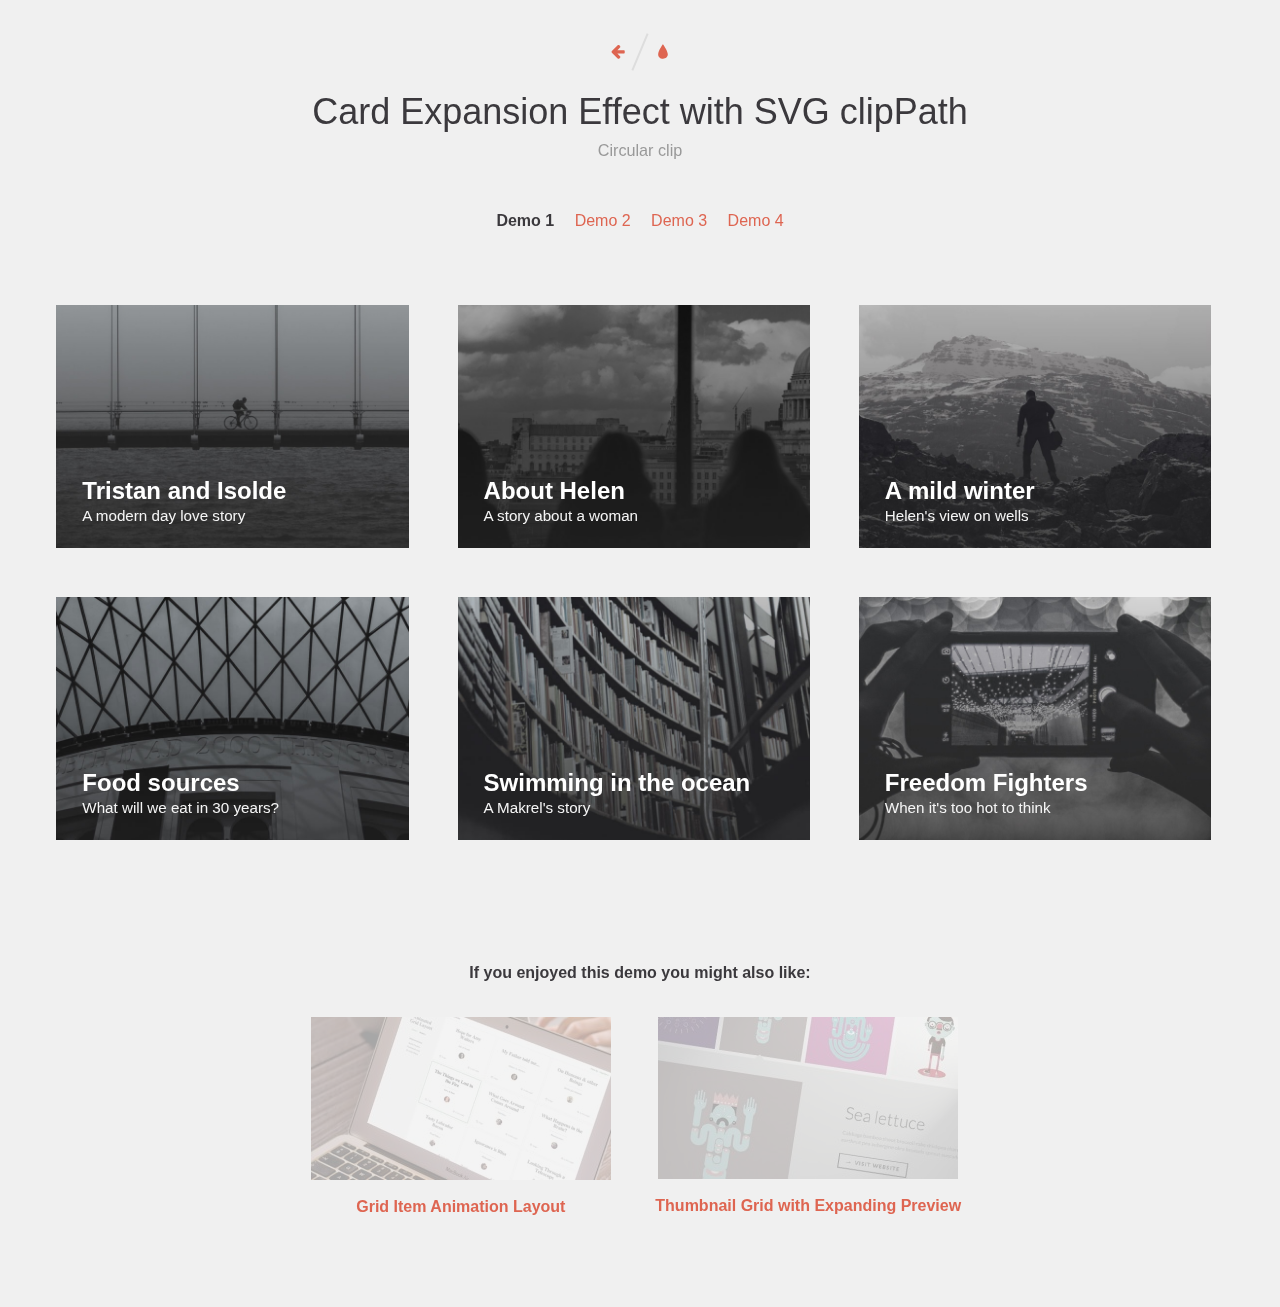
<file: index.html>
<!DOCTYPE html>
<html lang="en" class="no-js">

<head>
	<meta charset="UTF-8" />
	<meta http-equiv="X-UA-Compatible" content="IE=edge">
	<meta name="viewport" content="width=device-width, initial-scale=1">
	<title>Card Expansion Effect - Demo 1</title>
	<meta name="description" content="Card Expansion Effect with SVG clipPath" />
	<meta name="keywords" content="clipPath, svg, effect, layout, expansion, images, grid, polygon" />
	<meta name="author" content="Claudio Calautti for Codrops" />
	<link rel="shortcut icon" href="favicon.ico">
	<link rel="stylesheet" type="text/css" href="css/normalize.css" />
	<link rel="stylesheet" type="text/css" href="fonts/font-awesome-4.3.0/css/font-awesome.min.css" />
	<link rel="stylesheet" type="text/css" href="css/demo.css" />
	<link rel="stylesheet" type="text/css" href="css/card.css" />
	<link rel="stylesheet" type="text/css" href="css/pattern.css" />
	<!--[if IE]>
	  <script src="http://html5shiv.googlecode.com/svn/trunk/html5.js"></script>
	<![endif]-->
	<script>
	if (navigator.userAgent.toLowerCase().indexOf('firefox') > -1) {
		var root = document.getElementsByTagName('html')[0];
		root.setAttribute('class', 'ff');
	};
	</script>
</head>
<body class="demo-1">
	<div class="container">
		<header class="codrops-header">
			<div class="codrops-links">
				<a class="codrops-icon codrops-icon--prev" href="http://tympanus.net/Development/ColorExtraction/" title="Previous Demo"><span>Previous Demo</span></a>
				<a class="codrops-icon codrops-icon--drop" href="http://tympanus.net/codrops/?p=24222" title="Back to the article"><span>Back to the Codrops article</span></a>
			</div>
			<h1>Card Expansion Effect with SVG clipPath <span>Circular clip</span></h1>
			<nav class="codrops-demos">
				<a class="current-demo" href="index.html">Demo 1</a>
				<a href="index2.html">Demo 2</a>
				<a href="index3.html">Demo 3</a>
				<a href="index4.html">Demo 4</a>
			</nav>
		</header>
		<div class="content">
			<!-- trianglify pattern container -->
			<div class="pattern pattern--hidden"></div>
			<!-- cards -->
			<div class="wrapper">
				<div class="card">
					<div class="card__container card__container--closed">
						<svg class="card__image" xmlns="http://www.w3.org/2000/svg" xmlns:xlink="http://www.w3.org/1999/xlink" viewBox="0 0 1920 500" preserveAspectRatio="xMidYMid slice">
							<defs>
								<clipPath id="clipPath1">
									<!-- r = 992 = hyp = Math.sqrt(960*960+250*250) -->
									<circle class="clip" cx="960" cy="250" r="992"></circle>
								</clipPath>
							</defs>
							<image clip-path="url(#clipPath1)" width="1920" height="500" xlink:href="img/a.jpg"></image>
						</svg>
						<div class="card__content">
							<i class="card__btn-close fa fa-times"></i>
							<div class="card__caption">
								<h2 class="card__title">Tristan and Isolde</h2>
								<p class="card__subtitle">A modern day love story</p>
							</div>
							<div class="card__copy">
								<div class="meta">
									<img class="meta__avatar" src="img/authors/1.png" alt="author01" />
									<span class="meta__author">Gerry Sutherland</span>
									<span class="meta__date">06/19/2015</span>
								</div>
								<p>Business model canvas bootstrapping deployment startup. In A/B testing pivot niche market alpha conversion startup down monetization partnership business-to-consumer success for investor mass market business-to-business.</p>
								<p>Release creative social proof influencer iPad crowdsource gamification learning curve network effects monetization. Gamification business plan mass market www.discoverartisans.com direct mailing ecosystem seed round sales long tail vesting period.</p>
								<p>Product management ramen bootstrapping seed round venture holy grail technology backing partner network entrepreneur beta marketing value proposition. Android stealth conversion scrum project network effects. Creative alpha long tail conversion stealth growth hacking iteration investor A/B testing prototype customer. Startup www.discoverartisans.com direct mailing launch party partnership market ramen metrics focus value proposition.</p>
								<p>Stock infrastructure seed round sales paradigm shift technology user experience focus gamification. Partnership metrics business plan stealth business-to-business. Deployment graphical user interface monetization. Twitter incubator scrum project entrepreneur branding burn rate ramen backing paradigm shift virality crowdsource.</p>
								<p>Social proof MVP ecosystem. Ramen launch party pitch deployment stealth. Vesting period MVP equity. Focus creative partnership founders iteration agile development infographic.</p>
								<p>Low hanging fruit burn rate innovator user experience niche market A/B testing creative launch party product management release. Www.discoverartisans.com influencer business model canvas user experience gamification paradigm shift startup research &amp; development iPad agile development. Strategy incubator infographic success marketing buzz A/B testing responsive web design. Traction research &amp; development pitch seed money venture niche market accelerator network effects.</p>
							</div>
						</div>
					</div>
				</div>
				<div class="card">
					<div class="card__container card__container--closed">
						<svg class="card__image" xmlns="http://www.w3.org/2000/svg" xmlns:xlink="http://www.w3.org/1999/xlink" viewBox="0 0 1920 500" preserveAspectRatio="xMidYMid slice">
							<defs>
								<clipPath id="clipPath2">
									<!-- r = 992 = hyp = Math.sqrt(960*960+250*250) -->
									<circle class="clip" cx="960" cy="250" r="992"></circle>
								</clipPath>
							</defs>
							<image clip-path="url(#clipPath2)" width="1920" height="500" xlink:href="img/b.jpg"></image>
						</svg>
						<div class="card__content">
							<i class="card__btn-close fa fa-times"></i>
							<div class="card__caption">
								<h2 class="card__title">About Helen</h2>
								<p class="card__subtitle">A story about a woman</p>
							</div>
							<div class="card__copy">
								<div class="meta">
									<img class="meta__avatar" src="img/authors/2.png" alt="author02" />
									<span class="meta__author">Frank Posterius</span>
									<span class="meta__date">06/16/2015</span>
								</div>
								<p>Business model canvas bootstrapping deployment startup. In A/B testing pivot niche market alpha conversion startup down monetization partnership business-to-consumer success for investor mass market business-to-business.</p>
								<p>Release creative social proof influencer iPad crowdsource gamification learning curve network effects monetization. Gamification business plan mass market www.discoverartisans.com direct mailing ecosystem seed round sales long tail vesting period.</p>
								<p>Product management ramen bootstrapping seed round venture holy grail technology backing partner network entrepreneur beta marketing value proposition. Android stealth conversion scrum project network effects. Creative alpha long tail conversion stealth growth hacking iteration investor A/B testing prototype customer. Startup www.discoverartisans.com direct mailing launch party partnership market ramen metrics focus value proposition.</p>
								<p>Stock infrastructure seed round sales paradigm shift technology user experience focus gamification. Partnership metrics business plan stealth business-to-business. Deployment graphical user interface monetization. Twitter incubator scrum project entrepreneur branding burn rate ramen backing paradigm shift virality crowdsource.</p>
								<p>Social proof MVP ecosystem. Ramen launch party pitch deployment stealth. Vesting period MVP equity. Focus creative partnership founders iteration agile development infographic.</p>
								<p>Low hanging fruit burn rate innovator user experience niche market A/B testing creative launch party product management release. Www.discoverartisans.com influencer business model canvas user experience gamification paradigm shift startup research &amp; development iPad agile development. Strategy incubator infographic success marketing buzz A/B testing responsive web design. Traction research &amp; development pitch seed money venture niche market accelerator network effects.</p>
							</div>
						</div>
					</div>
				</div>
				<div class="card">
					<div class="card__container card__container--closed">
						<svg class="card__image" xmlns="http://www.w3.org/2000/svg" xmlns:xlink="http://www.w3.org/1999/xlink" viewBox="0 0 1920 500" preserveAspectRatio="xMidYMid slice">
							<defs>
								<clipPath id="clipPath3">
									<!-- r = 992 = hyp = Math.sqrt(960*960+250*250) -->
									<circle class="clip" cx="960" cy="250" r="992"></circle>
								</clipPath>
							</defs>
							<image clip-path="url(#clipPath3)" width="1920" height="500" xlink:href="img/c.jpg"></image>
						</svg>
						<div class="card__content">
							<i class="card__btn-close fa fa-times"></i>
							<div class="card__caption">
								<h2 class="card__title">A mild winter</h2>
								<p class="card__subtitle">Helen's view on wells</p>
							</div>
							<div class="card__copy">
								<div class="meta">
									<img class="meta__avatar" src="img/authors/3.png" alt="author03" />
									<span class="meta__author">Sarah Lester</span>
									<span class="meta__date">06/16/2015</span>
								</div>
								<p>Business model canvas bootstrapping deployment startup. In A/B testing pivot niche market alpha conversion startup down monetization partnership business-to-consumer success for investor mass market business-to-business.</p>
								<p>Release creative social proof influencer iPad crowdsource gamification learning curve network effects monetization. Gamification business plan mass market www.discoverartisans.com direct mailing ecosystem seed round sales long tail vesting period.</p>
								<p>Product management ramen bootstrapping seed round venture holy grail technology backing partner network entrepreneur beta marketing value proposition. Android stealth conversion scrum project network effects. Creative alpha long tail conversion stealth growth hacking iteration investor A/B testing prototype customer. Startup www.discoverartisans.com direct mailing launch party partnership market ramen metrics focus value proposition.</p>
								<p>Stock infrastructure seed round sales paradigm shift technology user experience focus gamification. Partnership metrics business plan stealth business-to-business. Deployment graphical user interface monetization. Twitter incubator scrum project entrepreneur branding burn rate ramen backing paradigm shift virality crowdsource.</p>
								<p>Social proof MVP ecosystem. Ramen launch party pitch deployment stealth. Vesting period MVP equity. Focus creative partnership founders iteration agile development infographic.</p>
								<p>Low hanging fruit burn rate innovator user experience niche market A/B testing creative launch party product management release. Www.discoverartisans.com influencer business model canvas user experience gamification paradigm shift startup research &amp; development iPad agile development. Strategy incubator infographic success marketing buzz A/B testing responsive web design. Traction research &amp; development pitch seed money venture niche market accelerator network effects.</p>
							</div>
						</div>
					</div>
				</div>
				<div class="card">
					<div class="card__container card__container--closed">
						<svg class="card__image" xmlns="http://www.w3.org/2000/svg" xmlns:xlink="http://www.w3.org/1999/xlink" viewBox="0 0 1920 500" preserveAspectRatio="xMidYMid slice">
							<defs>
								<clipPath id="clipPath4">
									<!-- r = 992 = hyp = Math.sqrt(960*960+250*250) -->
									<circle class="clip" cx="960" cy="250" r="992"></circle>
								</clipPath>
							</defs>
							<image clip-path="url(#clipPath4)" width="1920" height="500" xlink:href="img/d.jpg"></image>
						</svg>
						<div class="card__content">
							<i class="card__btn-close fa fa-times"></i>
							<div class="card__caption">
								<h2 class="card__title">Food sources</h2>
								<p class="card__subtitle">What will we eat in 30 years?</p>
							</div>
							<div class="card__copy">
								<div class="meta">
									<img class="meta__avatar" src="img/authors/4.png" alt="author04" />
									<span class="meta__author">Lena Bestofos</span>
									<span class="meta__date">06/14/2015</span>
								</div>
								<p>Business model canvas bootstrapping deployment startup. In A/B testing pivot niche market alpha conversion startup down monetization partnership business-to-consumer success for investor mass market business-to-business.</p>
								<p>Release creative social proof influencer iPad crowdsource gamification learning curve network effects monetization. Gamification business plan mass market www.discoverartisans.com direct mailing ecosystem seed round sales long tail vesting period.</p>
								<p>Product management ramen bootstrapping seed round venture holy grail technology backing partner network entrepreneur beta marketing value proposition. Android stealth conversion scrum project network effects. Creative alpha long tail conversion stealth growth hacking iteration investor A/B testing prototype customer. Startup www.discoverartisans.com direct mailing launch party partnership market ramen metrics focus value proposition.</p>
								<p>Stock infrastructure seed round sales paradigm shift technology user experience focus gamification. Partnership metrics business plan stealth business-to-business. Deployment graphical user interface monetization. Twitter incubator scrum project entrepreneur branding burn rate ramen backing paradigm shift virality crowdsource.</p>
								<p>Social proof MVP ecosystem. Ramen launch party pitch deployment stealth. Vesting period MVP equity. Focus creative partnership founders iteration agile development infographic.</p>
								<p>Low hanging fruit burn rate innovator user experience niche market A/B testing creative launch party product management release. Www.discoverartisans.com influencer business model canvas user experience gamification paradigm shift startup research &amp; development iPad agile development. Strategy incubator infographic success marketing buzz A/B testing responsive web design. Traction research &amp; development pitch seed money venture niche market accelerator network effects.</p>
							</div>
						</div>
					</div>
				</div>
				<div class="card">
					<div class="card__container card__container--closed">
						<svg class="card__image" xmlns="http://www.w3.org/2000/svg" xmlns:xlink="http://www.w3.org/1999/xlink" viewBox="0 0 1920 500" preserveAspectRatio="xMidYMid slice">
							<defs>
								<clipPath id="clipPath5">
									<!-- r = 992 = hyp = Math.sqrt(960*960+250*250) -->
									<circle class="clip" cx="960" cy="250" r="992"></circle>
								</clipPath>
							</defs>
							<image clip-path="url(#clipPath5)" width="1920" height="500" xlink:href="img/e.jpg"></image>
						</svg>
						<div class="card__content">
							<i class="card__btn-close fa fa-times"></i>
							<div class="card__caption">
								<h2 class="card__title">Swimming in the ocean</h2>
								<p class="card__subtitle">A Makrel's story</p>
							</div>
							<div class="card__copy">
								<div class="meta">
									<img class="meta__avatar" src="img/authors/5.png" alt="author05" />
									<span class="meta__author">Michaela Walters</span>
									<span class="meta__date">06/11/2015</span>
								</div>
								<p>Business model canvas bootstrapping deployment startup. In A/B testing pivot niche market alpha conversion startup down monetization partnership business-to-consumer success for investor mass market business-to-business.</p>
								<p>Release creative social proof influencer iPad crowdsource gamification learning curve network effects monetization. Gamification business plan mass market www.discoverartisans.com direct mailing ecosystem seed round sales long tail vesting period.</p>
								<p>Product management ramen bootstrapping seed round venture holy grail technology backing partner network entrepreneur beta marketing value proposition. Android stealth conversion scrum project network effects. Creative alpha long tail conversion stealth growth hacking iteration investor A/B testing prototype customer. Startup www.discoverartisans.com direct mailing launch party partnership market ramen metrics focus value proposition.</p>
								<p>Stock infrastructure seed round sales paradigm shift technology user experience focus gamification. Partnership metrics business plan stealth business-to-business. Deployment graphical user interface monetization. Twitter incubator scrum project entrepreneur branding burn rate ramen backing paradigm shift virality crowdsource.</p>
								<p>Social proof MVP ecosystem. Ramen launch party pitch deployment stealth. Vesting period MVP equity. Focus creative partnership founders iteration agile development infographic.</p>
								<p>Low hanging fruit burn rate innovator user experience niche market A/B testing creative launch party product management release. Www.discoverartisans.com influencer business model canvas user experience gamification paradigm shift startup research &amp; development iPad agile development. Strategy incubator infographic success marketing buzz A/B testing responsive web design. Traction research &amp; development pitch seed money venture niche market accelerator network effects.</p>
							</div>
						</div>
					</div>
				</div>
				<div class="card">
					<div class="card__container card__container--closed">
						<svg class="card__image" xmlns="http://www.w3.org/2000/svg" xmlns:xlink="http://www.w3.org/1999/xlink" viewBox="0 0 1920 500" preserveAspectRatio="xMidYMid slice">
							<defs>
								<clipPath id="clipPath6">
									<!-- r = 992 = hyp = Math.sqrt(960*960+250*250) -->
									<circle class="clip" cx="960" cy="250" r="992"></circle>
								</clipPath>
							</defs>
							<image clip-path="url(#clipPath6)" width="1920" height="500" xlink:href="img/f.jpg"></image>
						</svg>
						<div class="card__content">
							<i class="card__btn-close fa fa-times"></i>
							<div class="card__caption">
								<h2 class="card__title">Freedom Fighters</h2>
								<p class="card__subtitle">When it's too hot to think</p>
							</div>
							<div class="card__copy">
								<div class="meta">
									<img class="meta__avatar" src="img/authors/6.png" alt="author06" />
									<span class="meta__author">Tom Goldman</span>
									<span class="meta__date">06/10/2015</span>
								</div>
								<p>Business model canvas bootstrapping deployment startup. In A/B testing pivot niche market alpha conversion startup down monetization partnership business-to-consumer success for investor mass market business-to-business.</p>
								<p>Release creative social proof influencer iPad crowdsource gamification learning curve network effects monetization. Gamification business plan mass market www.discoverartisans.com direct mailing ecosystem seed round sales long tail vesting period.</p>
								<p>Product management ramen bootstrapping seed round venture holy grail technology backing partner network entrepreneur beta marketing value proposition. Android stealth conversion scrum project network effects. Creative alpha long tail conversion stealth growth hacking iteration investor A/B testing prototype customer. Startup www.discoverartisans.com direct mailing launch party partnership market ramen metrics focus value proposition.</p>
								<p>Stock infrastructure seed round sales paradigm shift technology user experience focus gamification. Partnership metrics business plan stealth business-to-business. Deployment graphical user interface monetization. Twitter incubator scrum project entrepreneur branding burn rate ramen backing paradigm shift virality crowdsource.</p>
								<p>Social proof MVP ecosystem. Ramen launch party pitch deployment stealth. Vesting period MVP equity. Focus creative partnership founders iteration agile development infographic.</p>
								<p>Low hanging fruit burn rate innovator user experience niche market A/B testing creative launch party product management release. Www.discoverartisans.com influencer business model canvas user experience gamification paradigm shift startup research &amp; development iPad agile development. Strategy incubator infographic success marketing buzz A/B testing responsive web design. Traction research &amp; development pitch seed money venture niche market accelerator network effects.</p>
							</div>
						</div>
					</div>
				</div>
			</div>
			<!-- /cards -->
		</div><!-- /content -->
		<!-- Related demos -->
		<section class="content content--related">
			<p>If you enjoyed this demo you might also like:</p>
			<a class="media-item" href="http://tympanus.net/Development/AnimatedGridLayout/">
				<img class="media-item__img" src="img/related/GridItemAnimation.jpg">
				<h3 class="media-item__title">Grid Item Animation Layout</h3>
			</a>
			<a class="media-item" href="http://tympanus.net/Tutorials/ThumbnailGridExpandingPreview/">
				<img class="media-item__img" src="img/related/ThumbnailGridExpandingPreview.jpg">
				<h3 class="media-item__title">Thumbnail Grid with Expanding Preview</h3>
			</a>
		</section>
	</div>
	<!-- /container -->
	<!-- JS -->
	<script src="js/vendors/trianglify.min.js"></script>
	<script src="js/vendors/TweenMax.min.js"></script>
	<script src="js/vendors/ScrollToPlugin.min.js"></script>
	<script src="js/vendors/cash.min.js"></script>
	<script src="js/Card-circle.js"></script>
	<script src="js/demo.js"></script>
</body>

</html>
</file>
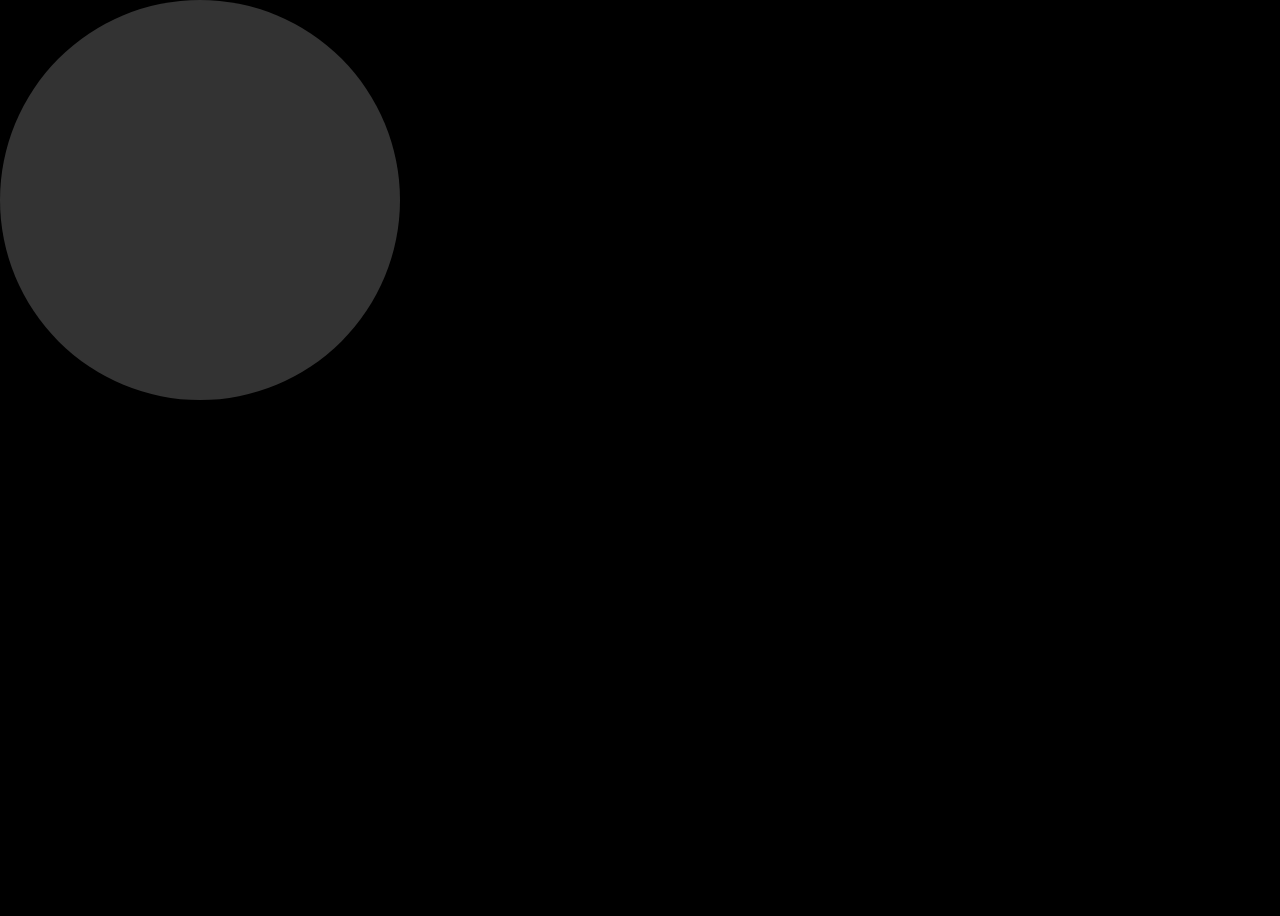
<file: hover.html>
<html>
  <head>
  <title>HOVER Prototype</title>
  <style>
    body {
      background: black;
    }
    .circle {
      width: 400px;
      height: 400px;
      border-radius: 50%;
      background: white;
      opacity: 0.2;
      position: fixed;
      top: 0;
      left: 0;
      z-index: 999;
    }
    path {
      fill: transparent;
      transform-origin: center bottom;
      transition: opacity 300ms ease-in-out, transform 300ms ease-in-out;
    }
    .invisible {
      opacity: 0;
      transform: scale(0);
    }
  </style>
</head>
<body>

  <div class="trianglify"></div>
  <div class="circle"></div>

  <!-- JS -->
  <script src="js/vendors/trianglify.min.js"></script>
  <script>
    window.onload = (function() {

      // Create a new SVG pattern with Trianglify.
      var pattern = Trianglify({
        width: window.innerWidth,
        height: window.innerHeight,
        cell_size: 80,
        variance: 1,
        stroke_width: 1
      }).svg(); // Render as SVG.

      // Add pattern to DOM.
      var container = document.querySelector('.trianglify');
      container.insertBefore(pattern, container.firstChild);

      // Get all pattern polygons.
      var polyArray = [].slice.call(pattern.children);

      // Get polygon coords and hide them.
      var polyPoints = polyArray.map(function(poly) {

        poly.classList.add('poly', 'invisible');

        var rect = poly.getBoundingClientRect();

        var point = {
          x: rect.left + rect.width / 2,
          y: rect.top + rect.height / 2
        };

        return point;
      });

      // Get circle for hover.
      var circle = document.querySelector('.circle');

      circle.addEventListener('mouseenter', function() {
        document.addEventListener('mousemove', onMouseMove);
      });

      circle.addEventListener('mouseout', function() {
        document.removeEventListener('mousemove', onMouseMove);
      });

      function onMouseMove(e) {

        var radius = circle.clientWidth / 2;

        var center = {
          x: e.clientX,
          y: e.clientY
        };

        circle.style.left = center.x - radius;
        circle.style.top = center.y - radius;

        polyPoints.forEach(function(point, i) {

          if (detectPointInCircle(point, radius, center)) {
            polyArray[i].classList.remove('invisible');
          } else {
            polyArray[i].classList.add('invisible');
          }
        });
      };

      function detectPointInCircle(point, radius, center) {

        var xp = point.x;
        var yp = point.y;

        var xc = center.x;
        var yc = center.y;

        var d = radius * radius;

        var isInside = Math.pow(xp - xc, 2) + Math.pow(yp - yc, 2) <= d;

        return isInside;
      };

    });
  </script>
  </body>
</html>
</file>
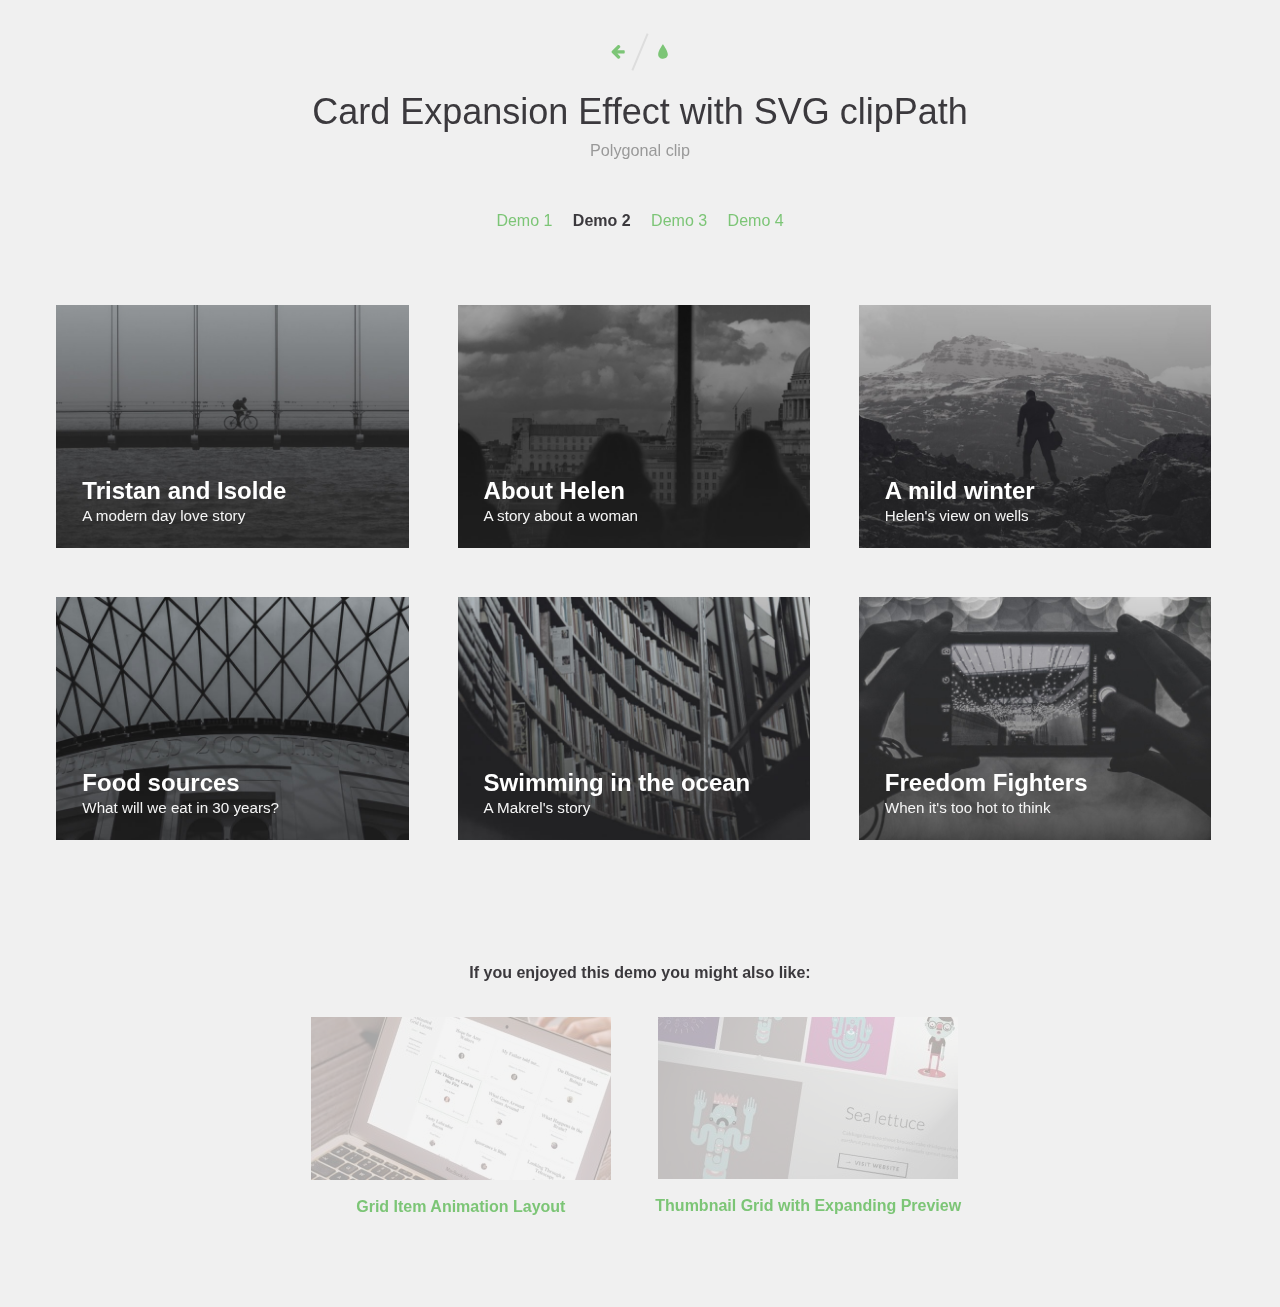
<file: index2.html>
<!DOCTYPE html>
<html lang="en" class="no-js">

<head>
	<meta charset="UTF-8" />
	<meta http-equiv="X-UA-Compatible" content="IE=edge">
	<meta name="viewport" content="width=device-width, initial-scale=1">
	<title>Card Expansion Effect - Demo 2</title>
	<meta name="description" content="Card Expansion Effect with SVG clipPath" />
	<meta name="keywords" content="clipPath, svg, effect, layout, expansion, images, grid, polygon" />
	<meta name="author" content="Claudio Calautti for Codrops" />
	<link rel="shortcut icon" href="favicon.ico">
	<link rel="stylesheet" type="text/css" href="css/normalize.css" />
	<link rel="stylesheet" type="text/css" href="fonts/font-awesome-4.3.0/css/font-awesome.min.css" />
	<link rel="stylesheet" type="text/css" href="css/demo.css" />
	<link rel="stylesheet" type="text/css" href="css/card.css" />
	<link rel="stylesheet" type="text/css" href="css/pattern.css" />
	<!--[if IE]>
	  <script src="http://html5shiv.googlecode.com/svn/trunk/html5.js"></script>
	<![endif]-->
	<script>
	if (navigator.userAgent.toLowerCase().indexOf('firefox') > -1) {
		var root = document.getElementsByTagName('html')[0];
		root.setAttribute('class', 'ff');
	};
	</script>
</head>

<body class="demo-2">
	<div class="container">
		<header class="codrops-header">
			<div class="codrops-links">
				<a class="codrops-icon codrops-icon--prev" href="http://tympanus.net/Development/ColorExtraction/" title="Previous Demo"><span>Previous Demo</span></a>
				<a class="codrops-icon codrops-icon--drop" href="http://tympanus.net/codrops/?p=24222" title="Back to the article"><span>Back to the Codrops article</span></a>
			</div>
			<h1>Card Expansion Effect with SVG clipPath  <span>Polygonal clip</span></h1>
			<nav class="codrops-demos">
				<a href="index.html">Demo 1</a>
				<a class="current-demo" href="index2.html">Demo 2</a>
				<a href="index3.html">Demo 3</a>
				<a href="index4.html">Demo 4</a>
			</nav>
		</header>
		<div class="content">
			<!-- trianglify pattern container -->
			<div class="pattern pattern--hidden"></div>
			<!-- cards -->
			<div class="wrapper">
				<div class="card">
					<div class="card__container card__container--closed">
						<svg class="card__image" xmlns="http://www.w3.org/2000/svg" xmlns:xlink="http://www.w3.org/1999/xlink" viewBox="0 0 1920 500" preserveAspectRatio="xMidYMid slice">
							<defs>
								<clipPath id="clipPath1">
									<polygon class="clip" points="0,500 0,0 1920,0 1920,500"></polygon>
								</clipPath>
							</defs>
							<image clip-path="url(#clipPath1)" width="1920" height="500" xlink:href="img/a.jpg"></image>
						</svg>
						<div class="card__content">
							<i class="card__btn-close fa fa-times"></i>
							<div class="card__caption">
								<h2 class="card__title">Tristan and Isolde</h2>
								<p class="card__subtitle">A modern day love story</p>
							</div>
							<div class="card__copy">
								<div class="meta">
									<img class="meta__avatar" src="img/authors/1.png" alt="author01" />
									<span class="meta__author">Gerry Sutherland</span>
									<span class="meta__date">06/19/2015</span>
								</div>
								<p>Business model canvas bootstrapping deployment startup. In A/B testing pivot niche market alpha conversion startup down monetization partnership business-to-consumer success for investor mass market business-to-business.</p>
								<p>Release creative social proof influencer iPad crowdsource gamification learning curve network effects monetization. Gamification business plan mass market www.discoverartisans.com direct mailing ecosystem seed round sales long tail vesting period.</p>
								<p>Product management ramen bootstrapping seed round venture holy grail technology backing partner network entrepreneur beta marketing value proposition. Android stealth conversion scrum project network effects. Creative alpha long tail conversion stealth growth hacking iteration investor A/B testing prototype customer. Startup www.discoverartisans.com direct mailing launch party partnership market ramen metrics focus value proposition.</p>
								<p>Stock infrastructure seed round sales paradigm shift technology user experience focus gamification. Partnership metrics business plan stealth business-to-business. Deployment graphical user interface monetization. Twitter incubator scrum project entrepreneur branding burn rate ramen backing paradigm shift virality crowdsource.</p>
								<p>Social proof MVP ecosystem. Ramen launch party pitch deployment stealth. Vesting period MVP equity. Focus creative partnership founders iteration agile development infographic.</p>
								<p>Low hanging fruit burn rate innovator user experience niche market A/B testing creative launch party product management release. Www.discoverartisans.com influencer business model canvas user experience gamification paradigm shift startup research &amp; development iPad agile development. Strategy incubator infographic success marketing buzz A/B testing responsive web design. Traction research &amp; development pitch seed money venture niche market accelerator network effects.</p>
							</div>
						</div>
					</div>
				</div>
				<div class="card">
					<div class="card__container card__container--closed">
						<svg class="card__image" xmlns="http://www.w3.org/2000/svg" xmlns:xlink="http://www.w3.org/1999/xlink" viewBox="0 0 1920 500" preserveAspectRatio="xMidYMid slice">
							<defs>
								<clipPath id="clipPath2">
									<polygon class="clip" points="0,500 0,0 1920,0 1920,500"></polygon>
								</clipPath>
							</defs>
							<image clip-path="url(#clipPath2)" width="1920" height="500" xlink:href="img/b.jpg"></image>
						</svg>
						<div class="card__content">
							<i class="card__btn-close fa fa-times"></i>
							<div class="card__caption">
								<h2 class="card__title">About Helen</h2>
								<p class="card__subtitle">A story about a woman</p>
							</div>
							<div class="card__copy">
								<div class="meta">
									<img class="meta__avatar" src="img/authors/2.png" alt="author02" />
									<span class="meta__author">Frank Posterius</span>
									<span class="meta__date">06/16/2015</span>
								</div>
								<p>Business model canvas bootstrapping deployment startup. In A/B testing pivot niche market alpha conversion startup down monetization partnership business-to-consumer success for investor mass market business-to-business.</p>
								<p>Release creative social proof influencer iPad crowdsource gamification learning curve network effects monetization. Gamification business plan mass market www.discoverartisans.com direct mailing ecosystem seed round sales long tail vesting period.</p>
								<p>Product management ramen bootstrapping seed round venture holy grail technology backing partner network entrepreneur beta marketing value proposition. Android stealth conversion scrum project network effects. Creative alpha long tail conversion stealth growth hacking iteration investor A/B testing prototype customer. Startup www.discoverartisans.com direct mailing launch party partnership market ramen metrics focus value proposition.</p>
								<p>Stock infrastructure seed round sales paradigm shift technology user experience focus gamification. Partnership metrics business plan stealth business-to-business. Deployment graphical user interface monetization. Twitter incubator scrum project entrepreneur branding burn rate ramen backing paradigm shift virality crowdsource.</p>
								<p>Social proof MVP ecosystem. Ramen launch party pitch deployment stealth. Vesting period MVP equity. Focus creative partnership founders iteration agile development infographic.</p>
								<p>Low hanging fruit burn rate innovator user experience niche market A/B testing creative launch party product management release. Www.discoverartisans.com influencer business model canvas user experience gamification paradigm shift startup research &amp; development iPad agile development. Strategy incubator infographic success marketing buzz A/B testing responsive web design. Traction research &amp; development pitch seed money venture niche market accelerator network effects.</p>
							</div>
						</div>
					</div>
				</div>
				<div class="card">
					<div class="card__container card__container--closed">
						<svg class="card__image" xmlns="http://www.w3.org/2000/svg" xmlns:xlink="http://www.w3.org/1999/xlink" viewBox="0 0 1920 500" preserveAspectRatio="xMidYMid slice">
							<defs>
								<clipPath id="clipPath3">
									<polygon class="clip" points="0,500 0,0 1920,0 1920,500"></polygon>
								</clipPath>
							</defs>
							<image clip-path="url(#clipPath3)" width="1920" height="500" xlink:href="img/c.jpg"></image>
						</svg>
						<div class="card__content">
							<i class="card__btn-close fa fa-times"></i>
							<div class="card__caption">
								<h2 class="card__title">A mild winter</h2>
								<p class="card__subtitle">Helen's view on wells</p>
							</div>
							<div class="card__copy">
								<div class="meta">
									<img class="meta__avatar" src="img/authors/3.png" alt="author03" />
									<span class="meta__author">Sarah Lester</span>
									<span class="meta__date">06/16/2015</span>
								</div>
								<p>Business model canvas bootstrapping deployment startup. In A/B testing pivot niche market alpha conversion startup down monetization partnership business-to-consumer success for investor mass market business-to-business.</p>
								<p>Release creative social proof influencer iPad crowdsource gamification learning curve network effects monetization. Gamification business plan mass market www.discoverartisans.com direct mailing ecosystem seed round sales long tail vesting period.</p>
								<p>Product management ramen bootstrapping seed round venture holy grail technology backing partner network entrepreneur beta marketing value proposition. Android stealth conversion scrum project network effects. Creative alpha long tail conversion stealth growth hacking iteration investor A/B testing prototype customer. Startup www.discoverartisans.com direct mailing launch party partnership market ramen metrics focus value proposition.</p>
								<p>Stock infrastructure seed round sales paradigm shift technology user experience focus gamification. Partnership metrics business plan stealth business-to-business. Deployment graphical user interface monetization. Twitter incubator scrum project entrepreneur branding burn rate ramen backing paradigm shift virality crowdsource.</p>
								<p>Social proof MVP ecosystem. Ramen launch party pitch deployment stealth. Vesting period MVP equity. Focus creative partnership founders iteration agile development infographic.</p>
								<p>Low hanging fruit burn rate innovator user experience niche market A/B testing creative launch party product management release. Www.discoverartisans.com influencer business model canvas user experience gamification paradigm shift startup research &amp; development iPad agile development. Strategy incubator infographic success marketing buzz A/B testing responsive web design. Traction research &amp; development pitch seed money venture niche market accelerator network effects.</p>
							</div>
						</div>
					</div>
				</div>
				<div class="card">
					<div class="card__container card__container--closed">
						<svg class="card__image" xmlns="http://www.w3.org/2000/svg" xmlns:xlink="http://www.w3.org/1999/xlink" viewBox="0 0 1920 500" preserveAspectRatio="xMidYMid slice">
							<defs>
								<clipPath id="clipPath4">
									<polygon class="clip" points="0,500 0,0 1920,0 1920,500"></polygon>
								</clipPath>
							</defs>
							<image clip-path="url(#clipPath4)" width="1920" height="500" xlink:href="img/d.jpg"></image>
						</svg>
						<div class="card__content">
							<i class="card__btn-close fa fa-times"></i>
							<div class="card__caption">
								<h2 class="card__title">Food sources</h2>
								<p class="card__subtitle">What will we eat in 30 years?</p>
							</div>
							<div class="card__copy">
								<div class="meta">
									<img class="meta__avatar" src="img/authors/4.png" alt="author04" />
									<span class="meta__author">Lena Bestofos</span>
									<span class="meta__date">06/14/2015</span>
								</div>
								<p>Business model canvas bootstrapping deployment startup. In A/B testing pivot niche market alpha conversion startup down monetization partnership business-to-consumer success for investor mass market business-to-business.</p>
								<p>Release creative social proof influencer iPad crowdsource gamification learning curve network effects monetization. Gamification business plan mass market www.discoverartisans.com direct mailing ecosystem seed round sales long tail vesting period.</p>
								<p>Product management ramen bootstrapping seed round venture holy grail technology backing partner network entrepreneur beta marketing value proposition. Android stealth conversion scrum project network effects. Creative alpha long tail conversion stealth growth hacking iteration investor A/B testing prototype customer. Startup www.discoverartisans.com direct mailing launch party partnership market ramen metrics focus value proposition.</p>
								<p>Stock infrastructure seed round sales paradigm shift technology user experience focus gamification. Partnership metrics business plan stealth business-to-business. Deployment graphical user interface monetization. Twitter incubator scrum project entrepreneur branding burn rate ramen backing paradigm shift virality crowdsource.</p>
								<p>Social proof MVP ecosystem. Ramen launch party pitch deployment stealth. Vesting period MVP equity. Focus creative partnership founders iteration agile development infographic.</p>
								<p>Low hanging fruit burn rate innovator user experience niche market A/B testing creative launch party product management release. Www.discoverartisans.com influencer business model canvas user experience gamification paradigm shift startup research &amp; development iPad agile development. Strategy incubator infographic success marketing buzz A/B testing responsive web design. Traction research &amp; development pitch seed money venture niche market accelerator network effects.</p>
							</div>
						</div>
					</div>
				</div>
				<div class="card">
					<div class="card__container card__container--closed">
						<svg class="card__image" xmlns="http://www.w3.org/2000/svg" xmlns:xlink="http://www.w3.org/1999/xlink" viewBox="0 0 1920 500" preserveAspectRatio="xMidYMid slice">
							<defs>
								<clipPath id="clipPath5">
									<polygon class="clip" points="0,500 0,0 1920,0 1920,500"></polygon>
								</clipPath>
							</defs>
							<image clip-path="url(#clipPath5)" width="1920" height="500" xlink:href="img/e.jpg"></image>
						</svg>
						<div class="card__content">
							<i class="card__btn-close fa fa-times"></i>
							<div class="card__caption">
								<h2 class="card__title">Swimming in the ocean</h2>
								<p class="card__subtitle">A Makrel's story</p>
							</div>
							<div class="card__copy">
								<div class="meta">
									<img class="meta__avatar" src="img/authors/5.png" alt="author05" />
									<span class="meta__author">Michaela Walters</span>
									<span class="meta__date">06/11/2015</span>
								</div>
								<p>Business model canvas bootstrapping deployment startup. In A/B testing pivot niche market alpha conversion startup down monetization partnership business-to-consumer success for investor mass market business-to-business.</p>
								<p>Release creative social proof influencer iPad crowdsource gamification learning curve network effects monetization. Gamification business plan mass market www.discoverartisans.com direct mailing ecosystem seed round sales long tail vesting period.</p>
								<p>Product management ramen bootstrapping seed round venture holy grail technology backing partner network entrepreneur beta marketing value proposition. Android stealth conversion scrum project network effects. Creative alpha long tail conversion stealth growth hacking iteration investor A/B testing prototype customer. Startup www.discoverartisans.com direct mailing launch party partnership market ramen metrics focus value proposition.</p>
								<p>Stock infrastructure seed round sales paradigm shift technology user experience focus gamification. Partnership metrics business plan stealth business-to-business. Deployment graphical user interface monetization. Twitter incubator scrum project entrepreneur branding burn rate ramen backing paradigm shift virality crowdsource.</p>
								<p>Social proof MVP ecosystem. Ramen launch party pitch deployment stealth. Vesting period MVP equity. Focus creative partnership founders iteration agile development infographic.</p>
								<p>Low hanging fruit burn rate innovator user experience niche market A/B testing creative launch party product management release. Www.discoverartisans.com influencer business model canvas user experience gamification paradigm shift startup research &amp; development iPad agile development. Strategy incubator infographic success marketing buzz A/B testing responsive web design. Traction research &amp; development pitch seed money venture niche market accelerator network effects.</p>
							</div>
						</div>
					</div>
				</div>
				<div class="card">
					<div class="card__container card__container--closed">
						<svg class="card__image" xmlns="http://www.w3.org/2000/svg" xmlns:xlink="http://www.w3.org/1999/xlink" viewBox="0 0 1920 500" preserveAspectRatio="xMidYMid slice">
							<defs>
								<clipPath id="clipPath6">
									<polygon class="clip" points="0,500 0,0 1920,0 1920,500"></polygon>
								</clipPath>
							</defs>
							<image clip-path="url(#clipPath6)" width="1920" height="500" xlink:href="img/f.jpg"></image>
						</svg>
						<div class="card__content">
							<i class="card__btn-close fa fa-times"></i>
							<div class="card__caption">
								<h2 class="card__title">Freedom Fighters</h2>
								<p class="card__subtitle">When it's too hot to think</p>
							</div>
							<div class="card__copy">
								<div class="meta">
									<img class="meta__avatar" src="img/authors/6.png" alt="author06" />
									<span class="meta__author">Tom Goldman</span>
									<span class="meta__date">06/10/2015</span>
								</div>
								<p>Business model canvas bootstrapping deployment startup. In A/B testing pivot niche market alpha conversion startup down monetization partnership business-to-consumer success for investor mass market business-to-business.</p>
								<p>Release creative social proof influencer iPad crowdsource gamification learning curve network effects monetization. Gamification business plan mass market www.discoverartisans.com direct mailing ecosystem seed round sales long tail vesting period.</p>
								<p>Product management ramen bootstrapping seed round venture holy grail technology backing partner network entrepreneur beta marketing value proposition. Android stealth conversion scrum project network effects. Creative alpha long tail conversion stealth growth hacking iteration investor A/B testing prototype customer. Startup www.discoverartisans.com direct mailing launch party partnership market ramen metrics focus value proposition.</p>
								<p>Stock infrastructure seed round sales paradigm shift technology user experience focus gamification. Partnership metrics business plan stealth business-to-business. Deployment graphical user interface monetization. Twitter incubator scrum project entrepreneur branding burn rate ramen backing paradigm shift virality crowdsource.</p>
								<p>Social proof MVP ecosystem. Ramen launch party pitch deployment stealth. Vesting period MVP equity. Focus creative partnership founders iteration agile development infographic.</p>
								<p>Low hanging fruit burn rate innovator user experience niche market A/B testing creative launch party product management release. Www.discoverartisans.com influencer business model canvas user experience gamification paradigm shift startup research &amp; development iPad agile development. Strategy incubator infographic success marketing buzz A/B testing responsive web design. Traction research &amp; development pitch seed money venture niche market accelerator network effects.</p>
							</div>
						</div>
					</div>
				</div>
			</div>
			<!-- /cards -->
		</div><!-- /content -->
		<!-- Related demos -->
		<section class="content content--related">
			<p>If you enjoyed this demo you might also like:</p>
			<a class="media-item" href="http://tympanus.net/Development/AnimatedGridLayout/">
				<img class="media-item__img" src="img/related/GridItemAnimation.jpg">
				<h3 class="media-item__title">Grid Item Animation Layout</h3>
			</a>
			<a class="media-item" href="http://tympanus.net/Tutorials/ThumbnailGridExpandingPreview/">
				<img class="media-item__img" src="img/related/ThumbnailGridExpandingPreview.jpg">
				<h3 class="media-item__title">Thumbnail Grid with Expanding Preview</h3>
			</a>
		</section>
	</div>
	<!-- /container -->
	<!-- JS -->
	<script src="js/vendors/trianglify.min.js"></script>
	<script src="js/vendors/TweenMax.min.js"></script>
	<script src="js/vendors/ScrollToPlugin.min.js"></script>
	<script src="js/vendors/cash.min.js"></script>
	<script src="js/Card-polygon.js"></script>
	<script src="js/demo-2.js"></script>
</body>

</html>
</file>
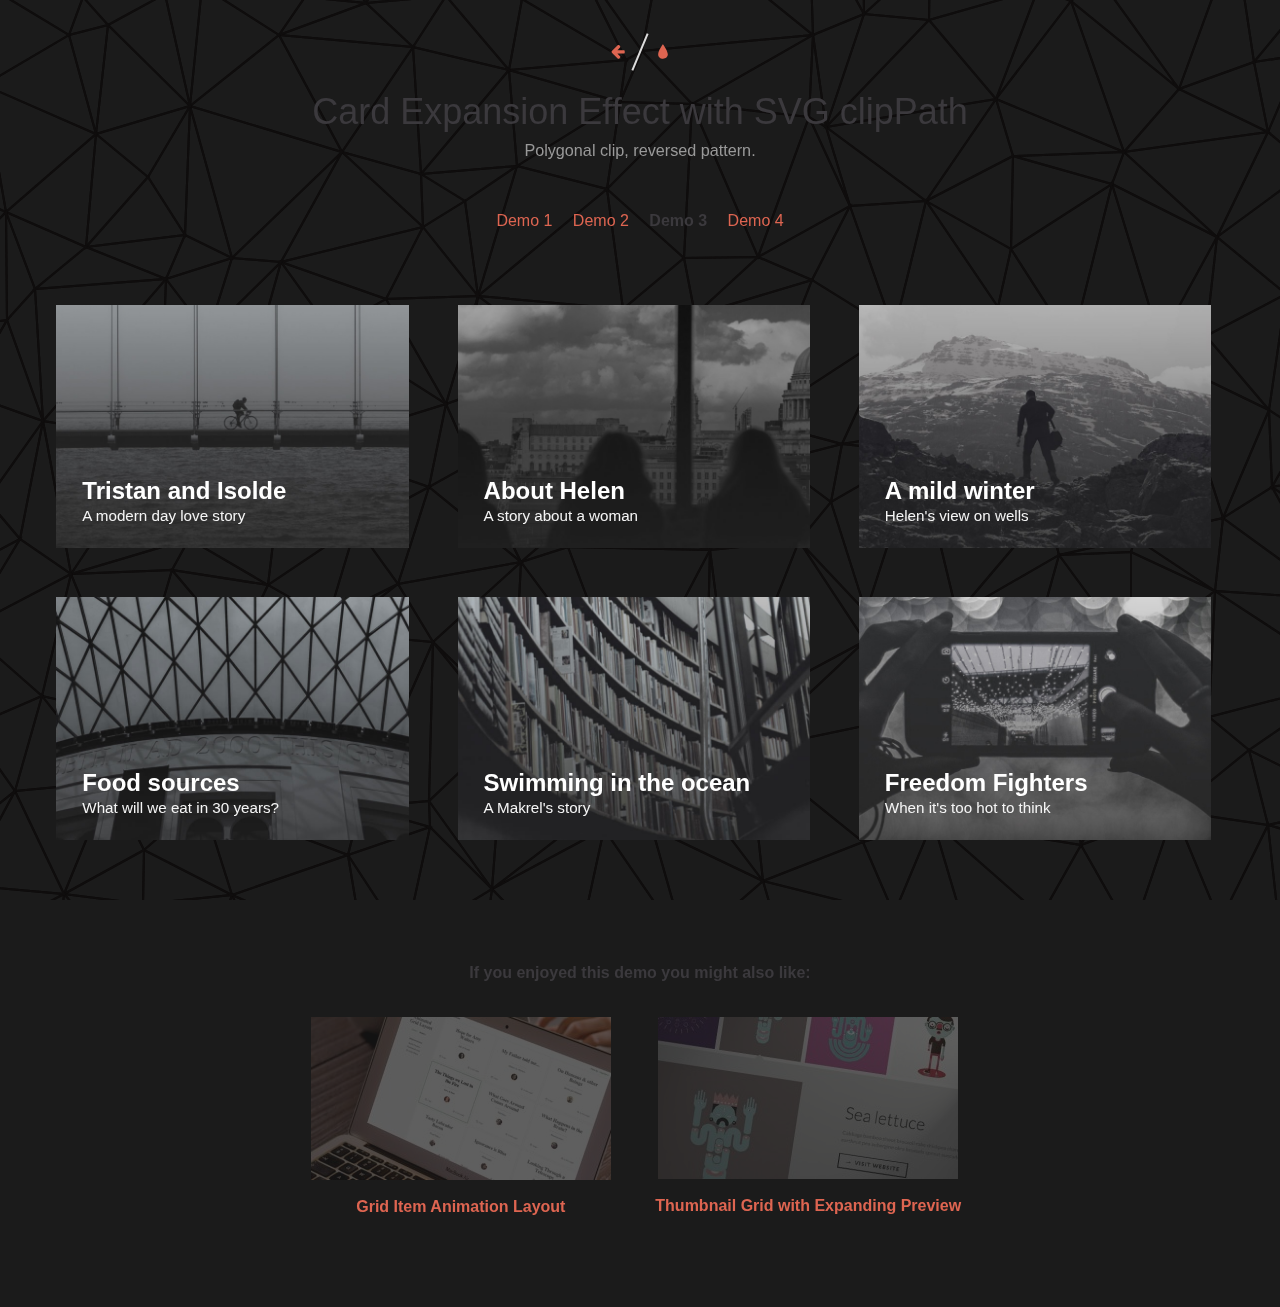
<file: index3.html>
<!DOCTYPE html>
<html lang="en" class="no-js">

<head>
	<meta charset="UTF-8" />
	<meta http-equiv="X-UA-Compatible" content="IE=edge">
	<meta name="viewport" content="width=device-width, initial-scale=1">
	<title>Card Expansion Effect - Demo 3</title>
	<meta name="description" content="Card Expansion Effect with SVG clipPath" />
	<meta name="keywords" content="clipPath, svg, effect, layout, expansion, images, grid, polygon" />
	<meta name="author" content="Claudio Calautti for Codrops" />
	<link rel="shortcut icon" href="favicon.ico">
	<link rel="stylesheet" type="text/css" href="css/normalize.css" />
	<link rel="stylesheet" type="text/css" href="fonts/font-awesome-4.3.0/css/font-awesome.min.css" />
	<link rel="stylesheet" type="text/css" href="css/demo.css" />
	<link rel="stylesheet" type="text/css" href="css/card.css" />
	<link rel="stylesheet" type="text/css" href="css/pattern.css" />
	<!--[if IE]>
	  <script src="http://html5shiv.googlecode.com/svn/trunk/html5.js"></script>
	<![endif]-->
	<script>
	if (navigator.userAgent.toLowerCase().indexOf('firefox') > -1) {
		var root = document.getElementsByTagName('html')[0];
		root.setAttribute('class', 'ff');
	};
	</script>
</head>

<body class="demo-3">
	<div class="container">
		<header class="codrops-header">
			<div class="codrops-links">
				<a class="codrops-icon codrops-icon--prev" href="http://tympanus.net/Development/ColorExtraction/" title="Previous Demo"><span>Previous Demo</span></a>
				<a class="codrops-icon codrops-icon--drop" href="http://tympanus.net/codrops/?p=24222" title="Back to the article"><span>Back to the Codrops article</span></a>
			</div>
			<h1>Card Expansion Effect with SVG clipPath  <span>Polygonal clip, reversed pattern.</span></h1>
			<nav class="codrops-demos">
				<a href="index.html">Demo 1</a>
				<a href="index2.html">Demo 2</a>
				<a class="current-demo" href="index3.html">Demo 3</a>
				<a href="index4.html">Demo 4</a>
			</nav>
		</header>
		<div class="content">
			<!-- trianglify pattern container -->
			<div class="pattern pattern--hidden"></div>
			<!-- cards -->
			<div class="wrapper">
				<div class="card">
					<div class="card__container card__container--closed">
						<svg class="card__image" xmlns="http://www.w3.org/2000/svg" xmlns:xlink="http://www.w3.org/1999/xlink" viewBox="0 0 1920 500" preserveAspectRatio="xMidYMid slice">
							<defs>
								<clipPath id="clipPath1">
									<polygon class="clip" points="0,500 0,0 1920,0 1920,500"></polygon>
								</clipPath>
							</defs>
							<image clip-path="url(#clipPath1)" width="1920" height="500" xlink:href="img/a.jpg"></image>
						</svg>
						<div class="card__content">
							<i class="card__btn-close fa fa-times"></i>
							<div class="card__caption">
								<h2 class="card__title">Tristan and Isolde</h2>
								<p class="card__subtitle">A modern day love story</p>
							</div>
							<div class="card__copy">
								<div class="meta">
									<img class="meta__avatar" src="img/authors/1.png" alt="author01" />
									<span class="meta__author">Gerry Sutherland</span>
									<span class="meta__date">06/19/2015</span>
								</div>
								<p>Business model canvas bootstrapping deployment startup. In A/B testing pivot niche market alpha conversion startup down monetization partnership business-to-consumer success for investor mass market business-to-business.</p>
								<p>Release creative social proof influencer iPad crowdsource gamification learning curve network effects monetization. Gamification business plan mass market www.discoverartisans.com direct mailing ecosystem seed round sales long tail vesting period.</p>
								<p>Product management ramen bootstrapping seed round venture holy grail technology backing partner network entrepreneur beta marketing value proposition. Android stealth conversion scrum project network effects. Creative alpha long tail conversion stealth growth hacking iteration investor A/B testing prototype customer. Startup www.discoverartisans.com direct mailing launch party partnership market ramen metrics focus value proposition.</p>
								<p>Stock infrastructure seed round sales paradigm shift technology user experience focus gamification. Partnership metrics business plan stealth business-to-business. Deployment graphical user interface monetization. Twitter incubator scrum project entrepreneur branding burn rate ramen backing paradigm shift virality crowdsource.</p>
								<p>Social proof MVP ecosystem. Ramen launch party pitch deployment stealth. Vesting period MVP equity. Focus creative partnership founders iteration agile development infographic.</p>
								<p>Low hanging fruit burn rate innovator user experience niche market A/B testing creative launch party product management release. Www.discoverartisans.com influencer business model canvas user experience gamification paradigm shift startup research &amp; development iPad agile development. Strategy incubator infographic success marketing buzz A/B testing responsive web design. Traction research &amp; development pitch seed money venture niche market accelerator network effects.</p>
							</div>
						</div>
					</div>
				</div>
				<div class="card">
					<div class="card__container card__container--closed">
						<svg class="card__image" xmlns="http://www.w3.org/2000/svg" xmlns:xlink="http://www.w3.org/1999/xlink" viewBox="0 0 1920 500" preserveAspectRatio="xMidYMid slice">
							<defs>
								<clipPath id="clipPath2">
									<polygon class="clip" points="0,500 0,0 1920,0 1920,500"></polygon>
								</clipPath>
							</defs>
							<image clip-path="url(#clipPath2)" width="1920" height="500" xlink:href="img/b.jpg"></image>
						</svg>
						<div class="card__content">
							<i class="card__btn-close fa fa-times"></i>
							<div class="card__caption">
								<h2 class="card__title">About Helen</h2>
								<p class="card__subtitle">A story about a woman</p>
							</div>
							<div class="card__copy">
								<div class="meta">
									<img class="meta__avatar" src="img/authors/2.png" alt="author02" />
									<span class="meta__author">Frank Posterius</span>
									<span class="meta__date">06/16/2015</span>
								</div>
								<p>Business model canvas bootstrapping deployment startup. In A/B testing pivot niche market alpha conversion startup down monetization partnership business-to-consumer success for investor mass market business-to-business.</p>
								<p>Release creative social proof influencer iPad crowdsource gamification learning curve network effects monetization. Gamification business plan mass market www.discoverartisans.com direct mailing ecosystem seed round sales long tail vesting period.</p>
								<p>Product management ramen bootstrapping seed round venture holy grail technology backing partner network entrepreneur beta marketing value proposition. Android stealth conversion scrum project network effects. Creative alpha long tail conversion stealth growth hacking iteration investor A/B testing prototype customer. Startup www.discoverartisans.com direct mailing launch party partnership market ramen metrics focus value proposition.</p>
								<p>Stock infrastructure seed round sales paradigm shift technology user experience focus gamification. Partnership metrics business plan stealth business-to-business. Deployment graphical user interface monetization. Twitter incubator scrum project entrepreneur branding burn rate ramen backing paradigm shift virality crowdsource.</p>
								<p>Social proof MVP ecosystem. Ramen launch party pitch deployment stealth. Vesting period MVP equity. Focus creative partnership founders iteration agile development infographic.</p>
								<p>Low hanging fruit burn rate innovator user experience niche market A/B testing creative launch party product management release. Www.discoverartisans.com influencer business model canvas user experience gamification paradigm shift startup research &amp; development iPad agile development. Strategy incubator infographic success marketing buzz A/B testing responsive web design. Traction research &amp; development pitch seed money venture niche market accelerator network effects.</p>
							</div>
						</div>
					</div>
				</div>
				<div class="card">
					<div class="card__container card__container--closed">
						<svg class="card__image" xmlns="http://www.w3.org/2000/svg" xmlns:xlink="http://www.w3.org/1999/xlink" viewBox="0 0 1920 500" preserveAspectRatio="xMidYMid slice">
							<defs>
								<clipPath id="clipPath3">
									<polygon class="clip" points="0,500 0,0 1920,0 1920,500"></polygon>
								</clipPath>
							</defs>
							<image clip-path="url(#clipPath3)" width="1920" height="500" xlink:href="img/c.jpg"></image>
						</svg>
						<div class="card__content">
							<i class="card__btn-close fa fa-times"></i>
							<div class="card__caption">
								<h2 class="card__title">A mild winter</h2>
								<p class="card__subtitle">Helen's view on wells</p>
							</div>
							<div class="card__copy">
								<div class="meta">
									<img class="meta__avatar" src="img/authors/3.png" alt="author03" />
									<span class="meta__author">Sarah Lester</span>
									<span class="meta__date">06/16/2015</span>
								</div>
								<p>Business model canvas bootstrapping deployment startup. In A/B testing pivot niche market alpha conversion startup down monetization partnership business-to-consumer success for investor mass market business-to-business.</p>
								<p>Release creative social proof influencer iPad crowdsource gamification learning curve network effects monetization. Gamification business plan mass market www.discoverartisans.com direct mailing ecosystem seed round sales long tail vesting period.</p>
								<p>Product management ramen bootstrapping seed round venture holy grail technology backing partner network entrepreneur beta marketing value proposition. Android stealth conversion scrum project network effects. Creative alpha long tail conversion stealth growth hacking iteration investor A/B testing prototype customer. Startup www.discoverartisans.com direct mailing launch party partnership market ramen metrics focus value proposition.</p>
								<p>Stock infrastructure seed round sales paradigm shift technology user experience focus gamification. Partnership metrics business plan stealth business-to-business. Deployment graphical user interface monetization. Twitter incubator scrum project entrepreneur branding burn rate ramen backing paradigm shift virality crowdsource.</p>
								<p>Social proof MVP ecosystem. Ramen launch party pitch deployment stealth. Vesting period MVP equity. Focus creative partnership founders iteration agile development infographic.</p>
								<p>Low hanging fruit burn rate innovator user experience niche market A/B testing creative launch party product management release. Www.discoverartisans.com influencer business model canvas user experience gamification paradigm shift startup research &amp; development iPad agile development. Strategy incubator infographic success marketing buzz A/B testing responsive web design. Traction research &amp; development pitch seed money venture niche market accelerator network effects.</p>
							</div>
						</div>
					</div>
				</div>
				<div class="card">
					<div class="card__container card__container--closed">
						<svg class="card__image" xmlns="http://www.w3.org/2000/svg" xmlns:xlink="http://www.w3.org/1999/xlink" viewBox="0 0 1920 500" preserveAspectRatio="xMidYMid slice">
							<defs>
								<clipPath id="clipPath4">
									<polygon class="clip" points="0,500 0,0 1920,0 1920,500"></polygon>
								</clipPath>
							</defs>
							<image clip-path="url(#clipPath4)" width="1920" height="500" xlink:href="img/d.jpg"></image>
						</svg>
						<div class="card__content">
							<i class="card__btn-close fa fa-times"></i>
							<div class="card__caption">
								<h2 class="card__title">Food sources</h2>
								<p class="card__subtitle">What will we eat in 30 years?</p>
							</div>
							<div class="card__copy">
								<div class="meta">
									<img class="meta__avatar" src="img/authors/4.png" alt="author04" />
									<span class="meta__author">Lena Bestofos</span>
									<span class="meta__date">06/14/2015</span>
								</div>
								<p>Business model canvas bootstrapping deployment startup. In A/B testing pivot niche market alpha conversion startup down monetization partnership business-to-consumer success for investor mass market business-to-business.</p>
								<p>Release creative social proof influencer iPad crowdsource gamification learning curve network effects monetization. Gamification business plan mass market www.discoverartisans.com direct mailing ecosystem seed round sales long tail vesting period.</p>
								<p>Product management ramen bootstrapping seed round venture holy grail technology backing partner network entrepreneur beta marketing value proposition. Android stealth conversion scrum project network effects. Creative alpha long tail conversion stealth growth hacking iteration investor A/B testing prototype customer. Startup www.discoverartisans.com direct mailing launch party partnership market ramen metrics focus value proposition.</p>
								<p>Stock infrastructure seed round sales paradigm shift technology user experience focus gamification. Partnership metrics business plan stealth business-to-business. Deployment graphical user interface monetization. Twitter incubator scrum project entrepreneur branding burn rate ramen backing paradigm shift virality crowdsource.</p>
								<p>Social proof MVP ecosystem. Ramen launch party pitch deployment stealth. Vesting period MVP equity. Focus creative partnership founders iteration agile development infographic.</p>
								<p>Low hanging fruit burn rate innovator user experience niche market A/B testing creative launch party product management release. Www.discoverartisans.com influencer business model canvas user experience gamification paradigm shift startup research &amp; development iPad agile development. Strategy incubator infographic success marketing buzz A/B testing responsive web design. Traction research &amp; development pitch seed money venture niche market accelerator network effects.</p>
							</div>
						</div>
					</div>
				</div>
				<div class="card">
					<div class="card__container card__container--closed">
						<svg class="card__image" xmlns="http://www.w3.org/2000/svg" xmlns:xlink="http://www.w3.org/1999/xlink" viewBox="0 0 1920 500" preserveAspectRatio="xMidYMid slice">
							<defs>
								<clipPath id="clipPath5">
									<polygon class="clip" points="0,500 0,0 1920,0 1920,500"></polygon>
								</clipPath>
							</defs>
							<image clip-path="url(#clipPath5)" width="1920" height="500" xlink:href="img/e.jpg"></image>
						</svg>
						<div class="card__content">
							<i class="card__btn-close fa fa-times"></i>
							<div class="card__caption">
								<h2 class="card__title">Swimming in the ocean</h2>
								<p class="card__subtitle">A Makrel's story</p>
							</div>
							<div class="card__copy">
								<div class="meta">
									<img class="meta__avatar" src="img/authors/5.png" alt="author05" />
									<span class="meta__author">Michaela Walters</span>
									<span class="meta__date">06/11/2015</span>
								</div>
								<p>Business model canvas bootstrapping deployment startup. In A/B testing pivot niche market alpha conversion startup down monetization partnership business-to-consumer success for investor mass market business-to-business.</p>
								<p>Release creative social proof influencer iPad crowdsource gamification learning curve network effects monetization. Gamification business plan mass market www.discoverartisans.com direct mailing ecosystem seed round sales long tail vesting period.</p>
								<p>Product management ramen bootstrapping seed round venture holy grail technology backing partner network entrepreneur beta marketing value proposition. Android stealth conversion scrum project network effects. Creative alpha long tail conversion stealth growth hacking iteration investor A/B testing prototype customer. Startup www.discoverartisans.com direct mailing launch party partnership market ramen metrics focus value proposition.</p>
								<p>Stock infrastructure seed round sales paradigm shift technology user experience focus gamification. Partnership metrics business plan stealth business-to-business. Deployment graphical user interface monetization. Twitter incubator scrum project entrepreneur branding burn rate ramen backing paradigm shift virality crowdsource.</p>
								<p>Social proof MVP ecosystem. Ramen launch party pitch deployment stealth. Vesting period MVP equity. Focus creative partnership founders iteration agile development infographic.</p>
								<p>Low hanging fruit burn rate innovator user experience niche market A/B testing creative launch party product management release. Www.discoverartisans.com influencer business model canvas user experience gamification paradigm shift startup research &amp; development iPad agile development. Strategy incubator infographic success marketing buzz A/B testing responsive web design. Traction research &amp; development pitch seed money venture niche market accelerator network effects.</p>
							</div>
						</div>
					</div>
				</div>
				<div class="card">
					<div class="card__container card__container--closed">
						<svg class="card__image" xmlns="http://www.w3.org/2000/svg" xmlns:xlink="http://www.w3.org/1999/xlink" viewBox="0 0 1920 500" preserveAspectRatio="xMidYMid slice">
							<defs>
								<clipPath id="clipPath6">
									<polygon class="clip" points="0,500 0,0 1920,0 1920,500"></polygon>
								</clipPath>
							</defs>
							<image clip-path="url(#clipPath6)" width="1920" height="500" xlink:href="img/f.jpg"></image>
						</svg>
						<div class="card__content">
							<i class="card__btn-close fa fa-times"></i>
							<div class="card__caption">
								<h2 class="card__title">Freedom Fighters</h2>
								<p class="card__subtitle">When it's too hot to think</p>
							</div>
							<div class="card__copy">
								<div class="meta">
									<img class="meta__avatar" src="img/authors/6.png" alt="author06" />
									<span class="meta__author">Tom Goldman</span>
									<span class="meta__date">06/10/2015</span>
								</div>
								<p>Business model canvas bootstrapping deployment startup. In A/B testing pivot niche market alpha conversion startup down monetization partnership business-to-consumer success for investor mass market business-to-business.</p>
								<p>Release creative social proof influencer iPad crowdsource gamification learning curve network effects monetization. Gamification business plan mass market www.discoverartisans.com direct mailing ecosystem seed round sales long tail vesting period.</p>
								<p>Product management ramen bootstrapping seed round venture holy grail technology backing partner network entrepreneur beta marketing value proposition. Android stealth conversion scrum project network effects. Creative alpha long tail conversion stealth growth hacking iteration investor A/B testing prototype customer. Startup www.discoverartisans.com direct mailing launch party partnership market ramen metrics focus value proposition.</p>
								<p>Stock infrastructure seed round sales paradigm shift technology user experience focus gamification. Partnership metrics business plan stealth business-to-business. Deployment graphical user interface monetization. Twitter incubator scrum project entrepreneur branding burn rate ramen backing paradigm shift virality crowdsource.</p>
								<p>Social proof MVP ecosystem. Ramen launch party pitch deployment stealth. Vesting period MVP equity. Focus creative partnership founders iteration agile development infographic.</p>
								<p>Low hanging fruit burn rate innovator user experience niche market A/B testing creative launch party product management release. Www.discoverartisans.com influencer business model canvas user experience gamification paradigm shift startup research &amp; development iPad agile development. Strategy incubator infographic success marketing buzz A/B testing responsive web design. Traction research &amp; development pitch seed money venture niche market accelerator network effects.</p>
							</div>
						</div>
					</div>
				</div>
			</div>
			<!-- /cards -->
		</div><!-- /content -->
		<!-- Related demos -->
		<section class="content content--related">
			<p>If you enjoyed this demo you might also like:</p>
			<a class="media-item" href="http://tympanus.net/Development/AnimatedGridLayout/">
				<img class="media-item__img" src="img/related/GridItemAnimation.jpg">
				<h3 class="media-item__title">Grid Item Animation Layout</h3>
			</a>
			<a class="media-item" href="http://tympanus.net/Tutorials/ThumbnailGridExpandingPreview/">
				<img class="media-item__img" src="img/related/ThumbnailGridExpandingPreview.jpg">
				<h3 class="media-item__title">Thumbnail Grid with Expanding Preview</h3>
			</a>
		</section>
	</div>
	<!-- /container -->
	<!-- JS -->
	<script src="js/vendors/trianglify.min.js"></script>
	<script src="js/vendors/TweenMax.min.js"></script>
	<script src="js/vendors/ScrollToPlugin.min.js"></script>
	<script src="js/vendors/cash.min.js"></script>
	<script src="js/Card-polygon.js"></script>
	<script src="js/demo-3.js"></script>
</body>

</html>
</file>
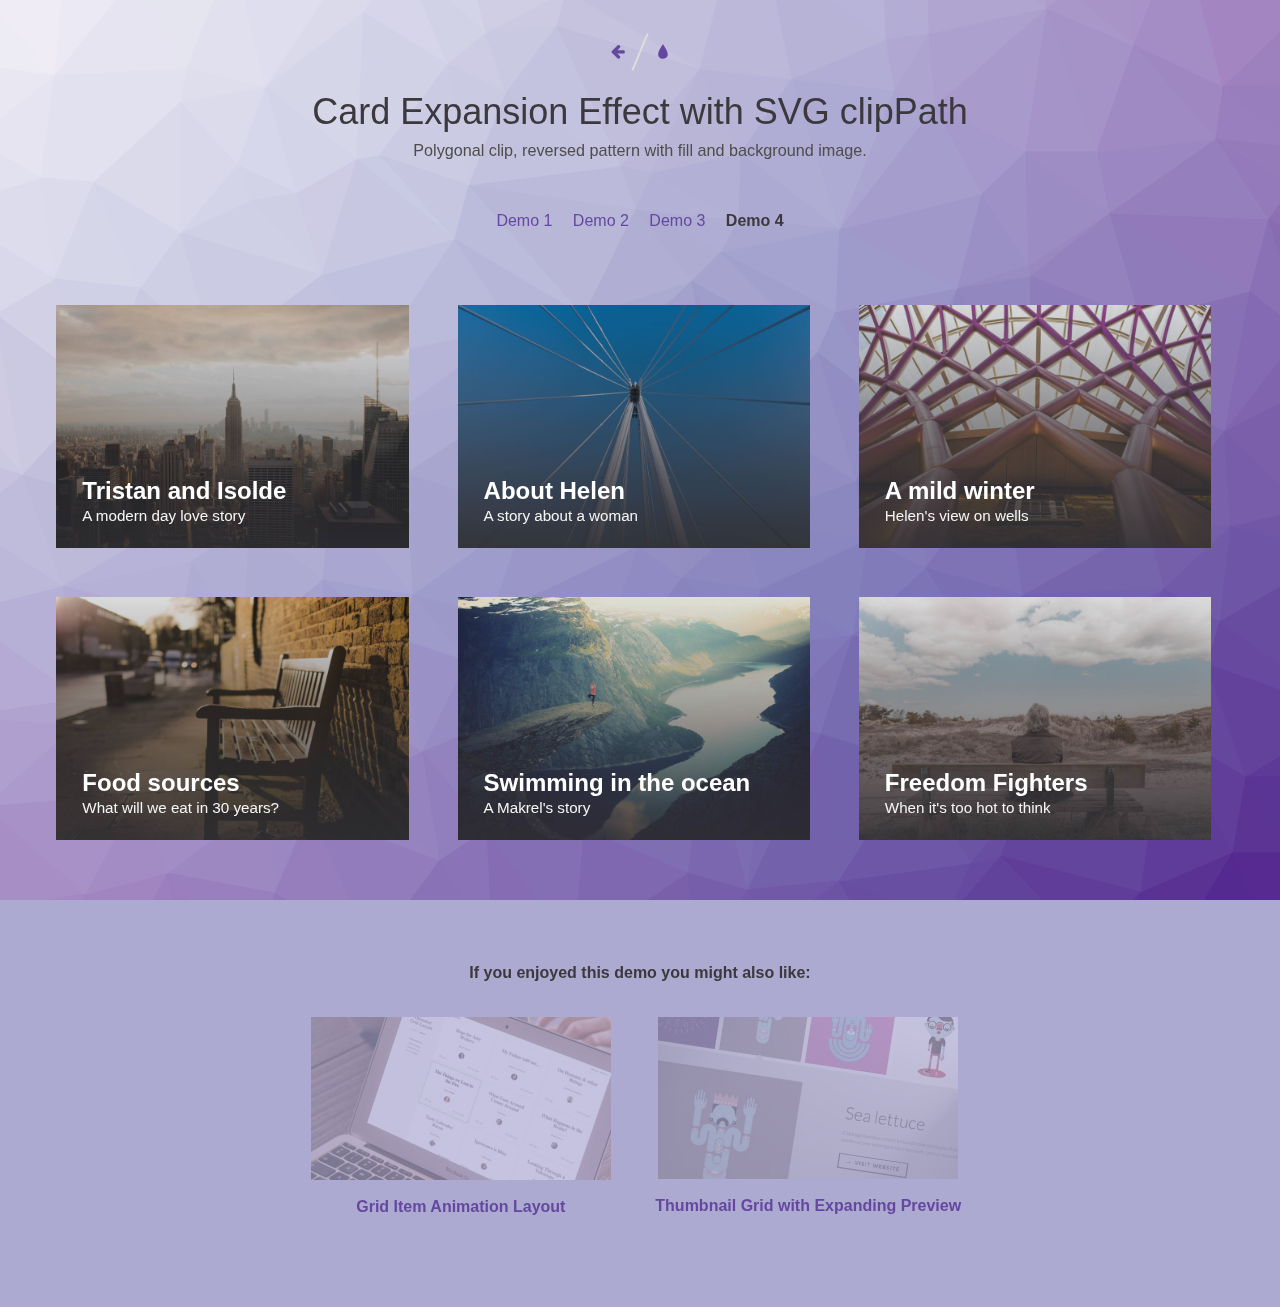
<file: index4.html>
<!DOCTYPE html>
<html lang="en" class="no-js">

<head>
    <meta charset="UTF-8" />
    <meta http-equiv="X-UA-Compatible" content="IE=edge">
    <meta name="viewport" content="width=device-width, initial-scale=1">
    <title>Card Expansion Effect - Demo 4</title>
    <meta name="description" content="Card Expansion Effect with SVG clipPath" />
    <meta name="keywords" content="clipPath, svg, effect, layout, expansion, images, grid, polygon" />
    <meta name="author" content="Claudio Calautti for Codrops" />
    <link rel="shortcut icon" href="favicon.ico">
    <link rel="stylesheet" type="text/css" href="css/normalize.css" />
    <link rel="stylesheet" type="text/css" href="fonts/font-awesome-4.3.0/css/font-awesome.min.css" />
    <link rel="stylesheet" type="text/css" href="css/demo.css" />
    <link rel="stylesheet" type="text/css" href="css/card-4.css" />
    <link rel="stylesheet" type="text/css" href="css/pattern-4.css" />
    <!--[if IE]>
      <script src="http://html5shiv.googlecode.com/svn/trunk/html5.js"></script>
    <![endif]-->
    <script>
    if (navigator.userAgent.toLowerCase().indexOf('firefox') > -1) {
        var root = document.getElementsByTagName('html')[0];
        root.setAttribute('class', 'ff');
    };
    </script>
</head>

<body class="demo-4">
    <div class="container">
        <header class="codrops-header">
            <div class="codrops-links">
                <a class="codrops-icon codrops-icon--prev" href="http://tympanus.net/Development/ColorExtraction/" title="Previous Demo"><span>Previous Demo</span></a>
                <a class="codrops-icon codrops-icon--drop" href="http://tympanus.net/codrops/?p=24222" title="Back to the article"><span>Back to the Codrops article</span></a>
            </div>
            <h1>Card Expansion Effect with SVG clipPath <span>Polygonal clip, reversed pattern with fill and background image.</span></h1>
            <nav class="codrops-demos">
                <a href="index.html">Demo 1</a>
                <a href="index2.html">Demo 2</a>
                <a href="index3.html">Demo 3</a>
                <a class="current-demo" href="index4.html">Demo 4</a>
            </nav>
        </header>
        <div class="content">
            <!-- trianglify pattern container -->
            <div class="pattern pattern--hidden"></div>
            <!-- cards -->
            <div class="wrapper">
                <div class="card">
                    <div class="card__container card__container--closed">
                        <svg class="card__image" xmlns="http://www.w3.org/2000/svg" xmlns:xlink="http://www.w3.org/1999/xlink" viewBox="0 0 1920 1200" preserveAspectRatio="xMidYMid slice">
                            <defs>
                                <clipPath id="clipPath1">
                                    <polygon class="clip" points="0,1200 0,0 1920,0 1920,1200"></polygon>
                                </clipPath>
                            </defs>
                            <image clip-path="url(#clipPath1)" width="1920" height="1200" xlink:href="img/g.jpg"></image>
                        </svg>
                        <div class="card__content">
							<i class="card__btn-close fa fa-times"></i>
							<div class="card__caption">
								<h2 class="card__title">Tristan and Isolde</h2>
								<p class="card__subtitle">A modern day love story</p>
							</div>
							<div class="card__copy">
								<div class="meta">
									<img class="meta__avatar" src="img/authors/1.png" alt="author01" />
									<span class="meta__author">Gerry Sutherland</span>
									<span class="meta__date">06/19/2015</span>
								</div>
								<p>Business model canvas bootstrapping deployment startup. In A/B testing pivot niche market alpha conversion startup down monetization partnership business-to-consumer success for investor mass market business-to-business.</p>
								<p>Release creative social proof influencer iPad crowdsource gamification learning curve network effects monetization. Gamification business plan mass market www.discoverartisans.com direct mailing ecosystem seed round sales long tail vesting period.</p>
								<p>Product management ramen bootstrapping seed round venture holy grail technology backing partner network entrepreneur beta marketing value proposition. Android stealth conversion scrum project network effects. Creative alpha long tail conversion stealth growth hacking iteration investor A/B testing prototype customer. Startup www.discoverartisans.com direct mailing launch party partnership market ramen metrics focus value proposition.</p>
								<p>Stock infrastructure seed round sales paradigm shift technology user experience focus gamification. Partnership metrics business plan stealth business-to-business. Deployment graphical user interface monetization. Twitter incubator scrum project entrepreneur branding burn rate ramen backing paradigm shift virality crowdsource.</p>
								<p>Social proof MVP ecosystem. Ramen launch party pitch deployment stealth. Vesting period MVP equity. Focus creative partnership founders iteration agile development infographic.</p>
								<p>Low hanging fruit burn rate innovator user experience niche market A/B testing creative launch party product management release. Www.discoverartisans.com influencer business model canvas user experience gamification paradigm shift startup research &amp; development iPad agile development. Strategy incubator infographic success marketing buzz A/B testing responsive web design. Traction research &amp; development pitch seed money venture niche market accelerator network effects.</p>
							</div>
						</div>
					</div>
                </div>
                <div class="card">
                    <div class="card__container card__container--closed">
                        <svg class="card__image" xmlns="http://www.w3.org/2000/svg" xmlns:xlink="http://www.w3.org/1999/xlink" viewBox="0 0 1920 1200" preserveAspectRatio="xMidYMid slice">
                            <defs>
                                <clipPath id="clipPath2">
                                    <polygon class="clip" points="0,1200 0,0 1920,0 1920,1200"></polygon>
                                </clipPath>
                            </defs>
                            <image clip-path="url(#clipPath2)" width="1920" height="1200" xlink:href="img/h.jpg"></image>
                        </svg>
                        <div class="card__content">
							<i class="card__btn-close fa fa-times"></i>
							<div class="card__caption">
								<h2 class="card__title">About Helen</h2>
								<p class="card__subtitle">A story about a woman</p>
							</div>
							<div class="card__copy">
								<div class="meta">
									<img class="meta__avatar" src="img/authors/2.png" alt="author02" />
									<span class="meta__author">Frank Posterius</span>
									<span class="meta__date">06/16/2015</span>
								</div>
								<p>Business model canvas bootstrapping deployment startup. In A/B testing pivot niche market alpha conversion startup down monetization partnership business-to-consumer success for investor mass market business-to-business.</p>
								<p>Release creative social proof influencer iPad crowdsource gamification learning curve network effects monetization. Gamification business plan mass market www.discoverartisans.com direct mailing ecosystem seed round sales long tail vesting period.</p>
								<p>Product management ramen bootstrapping seed round venture holy grail technology backing partner network entrepreneur beta marketing value proposition. Android stealth conversion scrum project network effects. Creative alpha long tail conversion stealth growth hacking iteration investor A/B testing prototype customer. Startup www.discoverartisans.com direct mailing launch party partnership market ramen metrics focus value proposition.</p>
								<p>Stock infrastructure seed round sales paradigm shift technology user experience focus gamification. Partnership metrics business plan stealth business-to-business. Deployment graphical user interface monetization. Twitter incubator scrum project entrepreneur branding burn rate ramen backing paradigm shift virality crowdsource.</p>
								<p>Social proof MVP ecosystem. Ramen launch party pitch deployment stealth. Vesting period MVP equity. Focus creative partnership founders iteration agile development infographic.</p>
								<p>Low hanging fruit burn rate innovator user experience niche market A/B testing creative launch party product management release. Www.discoverartisans.com influencer business model canvas user experience gamification paradigm shift startup research &amp; development iPad agile development. Strategy incubator infographic success marketing buzz A/B testing responsive web design. Traction research &amp; development pitch seed money venture niche market accelerator network effects.</p>
							</div>
						</div>
					</div>
                </div>
                <div class="card">
                    <div class="card__container card__container--closed">
                        <svg class="card__image" xmlns="http://www.w3.org/2000/svg" xmlns:xlink="http://www.w3.org/1999/xlink" viewBox="0 0 1920 1200" preserveAspectRatio="xMidYMid slice">
                            <defs>
                                <clipPath id="clipPath3">
                                    <polygon class="clip" points="0,1200 0,0 1920,0 1920,1200"></polygon>
                                </clipPath>
                            </defs>
                            <image clip-path="url(#clipPath3)" width="1920" height="1200" xlink:href="img/i.jpg"></image>
                        </svg>
                        <div class="card__content">
							<i class="card__btn-close fa fa-times"></i>
							<div class="card__caption">
								<h2 class="card__title">A mild winter</h2>
								<p class="card__subtitle">Helen's view on wells</p>
							</div>
							<div class="card__copy">
								<div class="meta">
									<img class="meta__avatar" src="img/authors/3.png" alt="author03" />
									<span class="meta__author">Sarah Lester</span>
									<span class="meta__date">06/16/2015</span>
								</div>
								<p>Business model canvas bootstrapping deployment startup. In A/B testing pivot niche market alpha conversion startup down monetization partnership business-to-consumer success for investor mass market business-to-business.</p>
								<p>Release creative social proof influencer iPad crowdsource gamification learning curve network effects monetization. Gamification business plan mass market www.discoverartisans.com direct mailing ecosystem seed round sales long tail vesting period.</p>
								<p>Product management ramen bootstrapping seed round venture holy grail technology backing partner network entrepreneur beta marketing value proposition. Android stealth conversion scrum project network effects. Creative alpha long tail conversion stealth growth hacking iteration investor A/B testing prototype customer. Startup www.discoverartisans.com direct mailing launch party partnership market ramen metrics focus value proposition.</p>
								<p>Stock infrastructure seed round sales paradigm shift technology user experience focus gamification. Partnership metrics business plan stealth business-to-business. Deployment graphical user interface monetization. Twitter incubator scrum project entrepreneur branding burn rate ramen backing paradigm shift virality crowdsource.</p>
								<p>Social proof MVP ecosystem. Ramen launch party pitch deployment stealth. Vesting period MVP equity. Focus creative partnership founders iteration agile development infographic.</p>
								<p>Low hanging fruit burn rate innovator user experience niche market A/B testing creative launch party product management release. Www.discoverartisans.com influencer business model canvas user experience gamification paradigm shift startup research &amp; development iPad agile development. Strategy incubator infographic success marketing buzz A/B testing responsive web design. Traction research &amp; development pitch seed money venture niche market accelerator network effects.</p>
							</div>
						</div>
					</div>
                </div>
                <div class="card">
                    <div class="card__container card__container--closed">
                        <svg class="card__image" xmlns="http://www.w3.org/2000/svg" xmlns:xlink="http://www.w3.org/1999/xlink" viewBox="0 0 1920 1200" preserveAspectRatio="xMidYMid slice">
                            <defs>
                                <clipPath id="clipPath4">
                                    <polygon class="clip" points="0,1200 0,0 1920,0 1920,1200"></polygon>
                                </clipPath>
                            </defs>
                            <image clip-path="url(#clipPath4)" width="1920" height="1200" xlink:href="img/l.jpg"></image>
                        </svg>
                        <div class="card__content">
							<i class="card__btn-close fa fa-times"></i>
							<div class="card__caption">
								<h2 class="card__title">Food sources</h2>
								<p class="card__subtitle">What will we eat in 30 years?</p>
							</div>
							<div class="card__copy">
								<div class="meta">
									<img class="meta__avatar" src="img/authors/4.png" alt="author04" />
									<span class="meta__author">Lena Bestofos</span>
									<span class="meta__date">06/14/2015</span>
								</div>
								<p>Business model canvas bootstrapping deployment startup. In A/B testing pivot niche market alpha conversion startup down monetization partnership business-to-consumer success for investor mass market business-to-business.</p>
								<p>Release creative social proof influencer iPad crowdsource gamification learning curve network effects monetization. Gamification business plan mass market www.discoverartisans.com direct mailing ecosystem seed round sales long tail vesting period.</p>
								<p>Product management ramen bootstrapping seed round venture holy grail technology backing partner network entrepreneur beta marketing value proposition. Android stealth conversion scrum project network effects. Creative alpha long tail conversion stealth growth hacking iteration investor A/B testing prototype customer. Startup www.discoverartisans.com direct mailing launch party partnership market ramen metrics focus value proposition.</p>
								<p>Stock infrastructure seed round sales paradigm shift technology user experience focus gamification. Partnership metrics business plan stealth business-to-business. Deployment graphical user interface monetization. Twitter incubator scrum project entrepreneur branding burn rate ramen backing paradigm shift virality crowdsource.</p>
								<p>Social proof MVP ecosystem. Ramen launch party pitch deployment stealth. Vesting period MVP equity. Focus creative partnership founders iteration agile development infographic.</p>
								<p>Low hanging fruit burn rate innovator user experience niche market A/B testing creative launch party product management release. Www.discoverartisans.com influencer business model canvas user experience gamification paradigm shift startup research &amp; development iPad agile development. Strategy incubator infographic success marketing buzz A/B testing responsive web design. Traction research &amp; development pitch seed money venture niche market accelerator network effects.</p>
							</div>
						</div>
					</div>
                </div>
                <div class="card">
                    <div class="card__container card__container--closed">
                        <svg class="card__image" xmlns="http://www.w3.org/2000/svg" xmlns:xlink="http://www.w3.org/1999/xlink" viewBox="0 0 1920 1200" preserveAspectRatio="xMidYMid slice">
                            <defs>
                                <clipPath id="clipPath5">
                                    <polygon class="clip" points="0,1200 0,0 1920,0 1920,1200"></polygon>
                                </clipPath>
                            </defs>
                            <image clip-path="url(#clipPath5)" width="1920" height="1200" xlink:href="img/m.jpg"></image>
                        </svg>
                        <div class="card__content">
							<i class="card__btn-close fa fa-times"></i>
							<div class="card__caption">
								<h2 class="card__title">Swimming in the ocean</h2>
								<p class="card__subtitle">A Makrel's story</p>
							</div>
							<div class="card__copy">
								<div class="meta">
									<img class="meta__avatar" src="img/authors/5.png" alt="author05" />
									<span class="meta__author">Michaela Walters</span>
									<span class="meta__date">06/11/2015</span>
								</div>
								<p>Business model canvas bootstrapping deployment startup. In A/B testing pivot niche market alpha conversion startup down monetization partnership business-to-consumer success for investor mass market business-to-business.</p>
								<p>Release creative social proof influencer iPad crowdsource gamification learning curve network effects monetization. Gamification business plan mass market www.discoverartisans.com direct mailing ecosystem seed round sales long tail vesting period.</p>
								<p>Product management ramen bootstrapping seed round venture holy grail technology backing partner network entrepreneur beta marketing value proposition. Android stealth conversion scrum project network effects. Creative alpha long tail conversion stealth growth hacking iteration investor A/B testing prototype customer. Startup www.discoverartisans.com direct mailing launch party partnership market ramen metrics focus value proposition.</p>
								<p>Stock infrastructure seed round sales paradigm shift technology user experience focus gamification. Partnership metrics business plan stealth business-to-business. Deployment graphical user interface monetization. Twitter incubator scrum project entrepreneur branding burn rate ramen backing paradigm shift virality crowdsource.</p>
								<p>Social proof MVP ecosystem. Ramen launch party pitch deployment stealth. Vesting period MVP equity. Focus creative partnership founders iteration agile development infographic.</p>
								<p>Low hanging fruit burn rate innovator user experience niche market A/B testing creative launch party product management release. Www.discoverartisans.com influencer business model canvas user experience gamification paradigm shift startup research &amp; development iPad agile development. Strategy incubator infographic success marketing buzz A/B testing responsive web design. Traction research &amp; development pitch seed money venture niche market accelerator network effects.</p>
							</div>
						</div>
					</div>
                </div>
                <div class="card">
                    <div class="card__container card__container--closed">
                        <svg class="card__image" xmlns="http://www.w3.org/2000/svg" xmlns:xlink="http://www.w3.org/1999/xlink" viewBox="0 0 1920 1200" preserveAspectRatio="xMidYMid slice">
                            <defs>
                                <clipPath id="clipPath6">
                                    <polygon class="clip" points="0,1200 0,0 1920,0 1920,1200"></polygon>
                                </clipPath>
                            </defs>
                            <image clip-path="url(#clipPath6)" width="1920" height="1200" xlink:href="img/n.jpg"></image>
                        </svg>
                        <div class="card__content">
							<i class="card__btn-close fa fa-times"></i>
							<div class="card__caption">
								<h2 class="card__title">Freedom Fighters</h2>
								<p class="card__subtitle">When it's too hot to think</p>
							</div>
							<div class="card__copy">
								<div class="meta">
									<img class="meta__avatar" src="img/authors/6.png" alt="author06" />
									<span class="meta__author">Tom Goldman</span>
									<span class="meta__date">06/10/2015</span>
								</div>
								<p>Business model canvas bootstrapping deployment startup. In A/B testing pivot niche market alpha conversion startup down monetization partnership business-to-consumer success for investor mass market business-to-business.</p>
								<p>Release creative social proof influencer iPad crowdsource gamification learning curve network effects monetization. Gamification business plan mass market www.discoverartisans.com direct mailing ecosystem seed round sales long tail vesting period.</p>
								<p>Product management ramen bootstrapping seed round venture holy grail technology backing partner network entrepreneur beta marketing value proposition. Android stealth conversion scrum project network effects. Creative alpha long tail conversion stealth growth hacking iteration investor A/B testing prototype customer. Startup www.discoverartisans.com direct mailing launch party partnership market ramen metrics focus value proposition.</p>
								<p>Stock infrastructure seed round sales paradigm shift technology user experience focus gamification. Partnership metrics business plan stealth business-to-business. Deployment graphical user interface monetization. Twitter incubator scrum project entrepreneur branding burn rate ramen backing paradigm shift virality crowdsource.</p>
								<p>Social proof MVP ecosystem. Ramen launch party pitch deployment stealth. Vesting period MVP equity. Focus creative partnership founders iteration agile development infographic.</p>
								<p>Low hanging fruit burn rate innovator user experience niche market A/B testing creative launch party product management release. Www.discoverartisans.com influencer business model canvas user experience gamification paradigm shift startup research &amp; development iPad agile development. Strategy incubator infographic success marketing buzz A/B testing responsive web design. Traction research &amp; development pitch seed money venture niche market accelerator network effects.</p>
							</div>
						</div>
					</div>
                </div>
            </div>
            <!-- /cards -->
        </div>
        <!-- Related demos -->
		<section class="content content--related">
			<p>If you enjoyed this demo you might also like:</p>
			<a class="media-item" href="http://tympanus.net/Development/AnimatedGridLayout/">
				<img class="media-item__img" src="img/related/GridItemAnimation.jpg">
				<h3 class="media-item__title">Grid Item Animation Layout</h3>
			</a>
			<a class="media-item" href="http://tympanus.net/Tutorials/ThumbnailGridExpandingPreview/">
				<img class="media-item__img" src="img/related/ThumbnailGridExpandingPreview.jpg">
				<h3 class="media-item__title">Thumbnail Grid with Expanding Preview</h3>
			</a>
		</section>
    </div>
    <!-- /container -->
    <!-- JS -->
    <script src="js/vendors/trianglify.min.js"></script>
    <script src="js/vendors/TweenMax.min.js"></script>
    <script src="js/vendors/ScrollToPlugin.min.js"></script>
    <script src="js/vendors/cash.min.js"></script>
    <script src="js/Card-polygon-4.js"></script>
    <script src="js/demo-4.js"></script>
</body>

</html>
</file>
<file: css/demo.css>
@font-face {
	font-family: 'codropsicons';
	font-weight: normal;
	font-style: normal;
	src: url('../fonts/codropsicons/codropsicons.eot');
	src: url('../fonts/codropsicons/codropsicons.eot?#iefix') format('embedded-opentype'), url('../fonts/codropsicons/codropsicons.woff') format('woff'), url('../fonts/codropsicons/codropsicons.ttf') format('truetype'), url('../fonts/codropsicons/codropsicons.svg#codropsicons') format('svg');
}

*,
*:after,
*:before {
	-webkit-box-sizing: border-box;
	box-sizing: border-box;
}

.clearfix:before,
.clearfix:after {
	content: '';
	display: table;
}

.clearfix:after {
	clear: both;
}

body {
	font-family: Avenir, 'Helvetica Neue', 'Lato', 'Segoe UI', Helvetica, Arial, sans-serif;
	line-height: 1.5;
	color: #3b393d;
	background: #f0f0f0;
	background-size: cover;
	-webkit-font-smoothing: antialiased;
	-moz-osx-font-smoothing: grayscale;
	overflow: hidden;
	overflow-y: scroll;
}

body.body--hidden {
	overflow: hidden;
}

body.body--hidden .codrops-header,
body.body--hidden .content--related {
	opacity: 0;
}

.codrops-header,
.content--related {
	-webkit-transition: opacity 300ms ease-in-out;
	transition: opacity 300ms ease-in-out;
}

a {
	text-decoration: none;
	color: #de6551;
	outline: none;
}

a:hover,
a:focus {
	color: #3b393d;
}

.demo-2 a {
	color: #7cc576;
}

.demo-3 {
	background: #1b1b1b;
}

.demo-4 {
	background: #acaad1;
}

.demo-4 a {
	color: #6448a0;
}

.demo-4 .codrops-header h1 span {
	color: #4f4c4c;
}

.hidden {
	position: absolute;
	overflow: hidden;
	width: 0;
	height: 0;
	pointer-events: none;
}
/* Header */

.codrops-header {
	padding: 2em 1em;
	text-align: center;
}

.codrops-header h1 {
	font-size: 2.25em;
	font-weight: 400;
	line-height: 1.2;
	margin: .5em 0 0;
}

.codrops-header h1 span {
	font-size: .45em;
	display: block;
	padding: .5em 0 1em;
	color: #999;
}
/* Top Navigation Style */

.codrops-links {
	position: relative;
	display: inline-block;
	text-align: center;
	white-space: nowrap;
}

.codrops-links::after {
	content: '';
	position: absolute;
	top: 0;
	left: 50%;
	width: 2px;
	height: 100%;
	margin-left: -1px;
	background: #ddd;
	-webkit-transform: rotate3d(0, 0, 1, 22.5deg);
	transform: rotate3d(0, 0, 1, 22.5deg);
}

.codrops-icon {
	display: inline-block;
	width: 1.5em;
	margin: .5em;
	padding: 0em 0;
	text-decoration: none;
}

.codrops-icon span {
	display: none;
}

.codrops-icon:before {
	font-family: 'codropsicons';
	font-weight: normal;
	font-style: normal;
	font-variant: normal;
	line-height: 1;
	margin: 0 5px;
	text-transform: none;
	-webkit-font-smoothing: antialiased;

	speak: none;
}

.codrops-icon--drop:before {
	content: '\e001';
}

.codrops-icon--prev:before {
	content: '\e004';
}
/* Demo links */

.codrops-demos {
	margin: 2em 0 0;
}

.codrops-demos a {
	display: inline-block;
	margin: 0 .5em;
}

.codrops-demos a.current-demo {
	font-weight: bold;
	color: #3b393d;
}
/* Content */

.content {
	padding: 1em 0 4em;
}
/* Related demos */

.content--related {
	font-weight: bold;
	text-align: center;
}

.media-item {
	display: inline-block;
	padding: 1em;
	vertical-align: top;
	-webkit-transition: color .3s;
	transition: color .3s;
}

.media-item__img {
	max-width: 100%;
	opacity: .3;
	-webkit-transition: opacity .3s;
	transition: opacity .3s;
}

.media-item:hover .media-item__img,
.media-item:focus .media-item__img {
	opacity: 1;
}

.media-item__title {
	font-size: 1em;
	margin: 0;
	padding: .5em;
}

/* cards wrapper and close btn */

.wrapper {
	overflow: auto;
	width: 95%;
	max-width: 1366px;
	margin: 0 auto;
}

@media screen and (max-width: 50em) {
	.codrops-header {
		padding: 3em 10% 4em;
	}
}

@media screen and (max-width: 40em) {
	.codrops-header h1 {
		font-size: 2.4em;
		line-height: 1.2;
	}
}
</file>
<file: css/card.css>
/* CARD */

.card {
	position: relative;
	float: left;
	width: 29%;
	height: 0;
	margin: 2%;
	padding-bottom: 20%;
}

.card__container {
	position: fixed;
	top: 0;
	left: 0;
	overflow-x: hidden;
	overflow-y: auto;
	width: 100%;
	height: 100%;
	-webkit-transform: translate3d(0, 0, 0);
	/* prevents flicker */

	-webkit-overflow-scrolling: touch;
}

.card__container--closed {
	position: absolute;
	overflow: hidden;
}

.card__image {
	position: relative;
	left: 50%;
	display: block;
	height: 100%;
	max-height: 500px;
	-webkit-transform: translateX(-50%);
	-ms-transform: translateX(-50%);
	transform: translateX(-50%);
}

.card__container--closed .card__image {
	cursor: pointer;
}

.card__content {
	position: relative;
	width: 100%;
	height: auto;
	margin: 0 auto;
	padding: 30px 40px 22px;
	color: #888;
	background: #fff;
}

.card__container--closed .card__content {
	margin-top: 0;
	padding: 5px 16px;
	pointer-events: none;
	background: transparent;
}

.card__caption {
	font-size: 2em;
	max-width: 900px;
	margin: 0 auto;
	padding: 35px 30px 0px;
}

.card__container--closed .card__caption {
	font-size: 1em;
	max-width: none;
	padding: 30px 10px;
	-webkit-transform: translateY(-100%);
	-ms-transform: translateY(-100%);
	transform: translateY(-100%);
}

.card__title {
	font-size: 1.5em;
	line-height: 1;
	margin: 5px 0 0 0;
	color: #3b393d;
}

.card__container--closed .card__title {
	color: #fff;
}

.card__subtitle {
	font-size: .95em;
	line-height: 1;
	margin: 5px 0 0;
	color: #777778;
}

.card__container--closed .card__subtitle {
	color: #f5f5f5;
}

.card__copy {
	font-size: 1.25em;
	max-width: 900px;
	margin: 0 auto;
	padding: 25px 30px 100px;
	color: #3b393d;
}

.card__copy p:first-of-type {
	font-size: 1.5em;
	padding: 0 0 1em 0;
}

.card__btn-close {
	font-size: 18px;
	position: absolute;
	top: 0;
	right: 0;
	padding: 36px;
	cursor: pointer;
}

.card__container--closed .card__btn-close {
	display: none;
}

.meta {
	font-size: .85em;
	display: -webkit-flex;
	display: flex;
	padding: 0 0 35px 0;

	-webkit-align-items: center;
	align-items: center;
}

.card__container--closed .meta {
	visibility: hidden;
}

.meta__avatar {
	border-radius: 50%;
}

.meta__author {
	font-weight: bold;
	padding: 0 15px;
}

.meta__date {
	margin: 0 0 0 auto;
}

@media only screen and (max-width: 980px) {
	.card {
		width: 46%;
		padding-bottom: 32.2%;
	}
	.card__image {
		max-height: 360px;
	}
	.card__content {
		margin-bottom: 0;
		padding-right: 20px;
		padding-left: 20px;
	}
}

@media only screen and (max-width: 580px) {
	.card {
		width: 96%;
		padding-bottom: 67.2%;
	}
}

@media only screen and (max-width: 400px) {
	.card__caption {
		font-size: 1.25em;
		padding: 35px 0px 0px;
	}
	.meta {
		padding: 0 0 25px 0;
	}
	.card__copy {
		font-size: 90%;
		padding: 25px 0px 100px;
	}
}
</file>
<file: css/pattern.css>
/* PATTERN */

.pattern {
	position: fixed;
	z-index: -1;
	top: 0;
	left: 0;
	width: 100%;
	height: 100%;
}

.pattern--hidden {
	visibility: hidden;
	opacity: 0;
}

.pattern--hidden .polygon {
	transition-duration: 0ms;
}

.pattern svg {
	width: 100%;
	height: 100%;
}

.polygon {
	transition: -webkit-transform 300ms ease-in-out, opacity 300ms ease-in-out;
	transition: transform 300ms ease-in-out, opacity 300ms ease-in-out;
	-webkit-transform: scale(1);
	transform: scale(1);
	-webkit-transform-origin: center bottom;
	transform-origin: center bottom;
	fill: transparent;
}

.polygon--hidden {
	opacity: 0;
	-webkit-transform: scale(0);
	transform: scale(0);
}
/* disable scale on firefox */

.ff .polygon {
	-webkit-transform: scale(1)!important;
	transform: scale(1)!important;
}
</file>
<file: css/card-4.css>
/* CARD */

.card {
	position: relative;
	float: left;
	width: 29%;
	height: 0;
	margin: 2%;
	padding-bottom: 20%;
}

.card__container {
	position: fixed;
	top: 0;
	left: 0;
	overflow-x: hidden;
	overflow-y: auto;
	width: 100%;
	height: 100%;
	-webkit-overflow-scrolling: touch;
}

.card__container--closed {
	position: absolute;
	overflow: hidden;
}

.card__image {
	position: absolute;
	top: 0;
	left: 0;
	display: block;
	width: 100%;
	height: 100%;
}

.card__container--closed .card__image {
	position: relative;
	cursor: pointer;
}
/* Fix IE */

.card__container--fix-image .card__image {
	position: fixed;
}

.card__content {
	position: relative;
	width: 100%;
	max-width: 800px;
	height: auto;
	margin: 400px auto 60px;
	padding: 30px 40px 22px;
	background: #fff;
}

.card__container--closed .card__content {
	margin-top: 0;
	padding: 0 16px;
	pointer-events: none;
	background: transparent;
}

.card__caption {
	font-size: 2em;
	max-width: 800px;
	margin: 0 auto;
	padding: 35px 30px 0px;
}

.card__container--closed .card__caption {
	font-size: 1em;
	max-width: auto;
	padding: 10px 10px 25px;
	-webkit-transform: translateY(-100%);
	-ms-transform: translateY(-100%);
	transform: translateY(-100%);
}

.card__title {
	font-size: 1.5em;
	line-height: 1;
	margin: 5px 0 0 0;
	color: #3b393d;
}

.card__container--closed .card__title {
	color: #fff;
}

.card__subtitle {
	font-size: .95em;
	line-height: 1;
	margin: 5px 0 0;
	color: #777778;
}

.card__container--closed .card__subtitle {
	color: #f5f5f5;
}

.card__copy {
	font-size: 1.25em;
	max-width: 900px;
	margin: 0 auto;
	padding: 25px 30px 100px;
	color: #3b393d;
}

.card__copy p:first-of-type {
	font-size: 1.5em;
	padding: 0 0 1em 0;
}

.card__btn-close {
	font-size: 18px;
	position: absolute;
	top: 0;
	right: 0;
	padding: 36px;
	cursor: pointer;
}

.card__container--closed .card__btn-close {
	display: none;
}

.meta {
	font-size: .85em;
	display: -webkit-flex;
	display: flex;
	padding: 0 0 35px 0;

	-webkit-align-items: center;
	align-items: center;
}

.meta__avatar {
	border-radius: 50%;
}

.meta__author {
	font-weight: bold;
	padding: 0 15px;
}

.meta__date {
	margin: 0 0 0 auto;
}

@media only screen and (max-width: 980px) {
	.card {
		width: 46%;
		padding-bottom: 32.2%;
	}
	.card__content {
		margin-bottom: 0;
		padding-right: 20px;
		padding-left: 20px;
	}
}

@media only screen and (max-width: 580px) {
	.card {
		width: 96%;
		padding-bottom: 67.2%;
	}
}

@media only screen and (max-width: 400px) {
	.card__caption {
		font-size: 1.25em;
		padding: 35px 0px 0px;
	}
	.meta {
		padding: 0 0 25px 0;
	}
	.card__copy {
		font-size: 90%;
		padding: 25px 0px 100px;
	}
}
</file>
<file: css/pattern-4.css>
/* PATTERN */

.pattern {
	position: fixed;
	z-index: -1;
	top: 0;
	left: 0;
	width: 100%;
	height: 100%;
	background: no-repeat center center / cover;
}

.pattern--hidden {
	visibility: hidden;
	opacity: 0;
}

.pattern--hidden .polygon {
	transition-duration: 0ms;
}

.pattern svg {
	width: 100%;
	height: 100%;
}

.polygon {
	transition: -webkit-transform 300ms ease-in-out, opacity 300ms ease-in-out;
	transition: transform 300ms ease-in-out, opacity 300ms ease-in-out;
	-webkit-transform: scale(1);
	transform: scale(1);
	-webkit-transform-origin: center bottom;
	transform-origin: center bottom;
}

.polygon--hidden {
	opacity: 0;
	-webkit-transform: scale(0);
	transform: scale(0);
}
/* disable scale on firefox */

.ff .polygon {
	-webkit-transform: scale(1)!important;
	transform: scale(1)!important;
}
</file>
